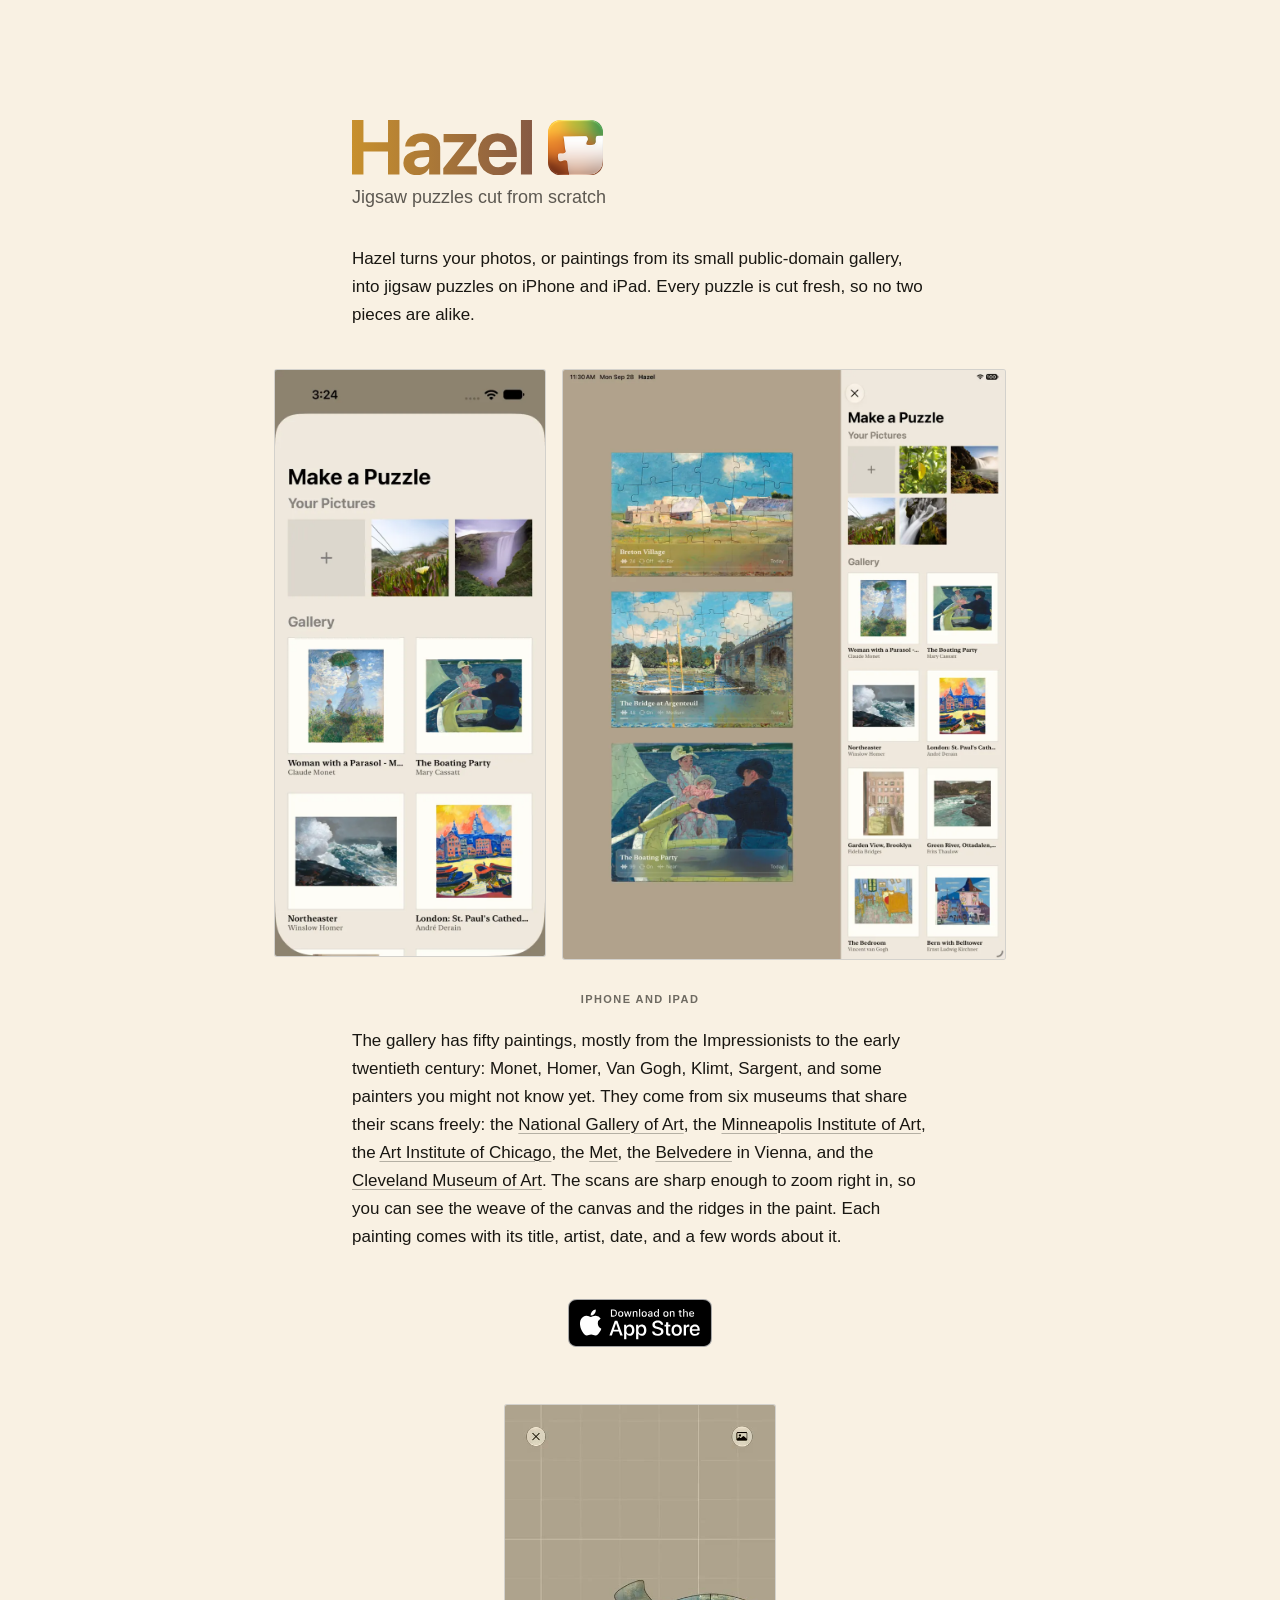
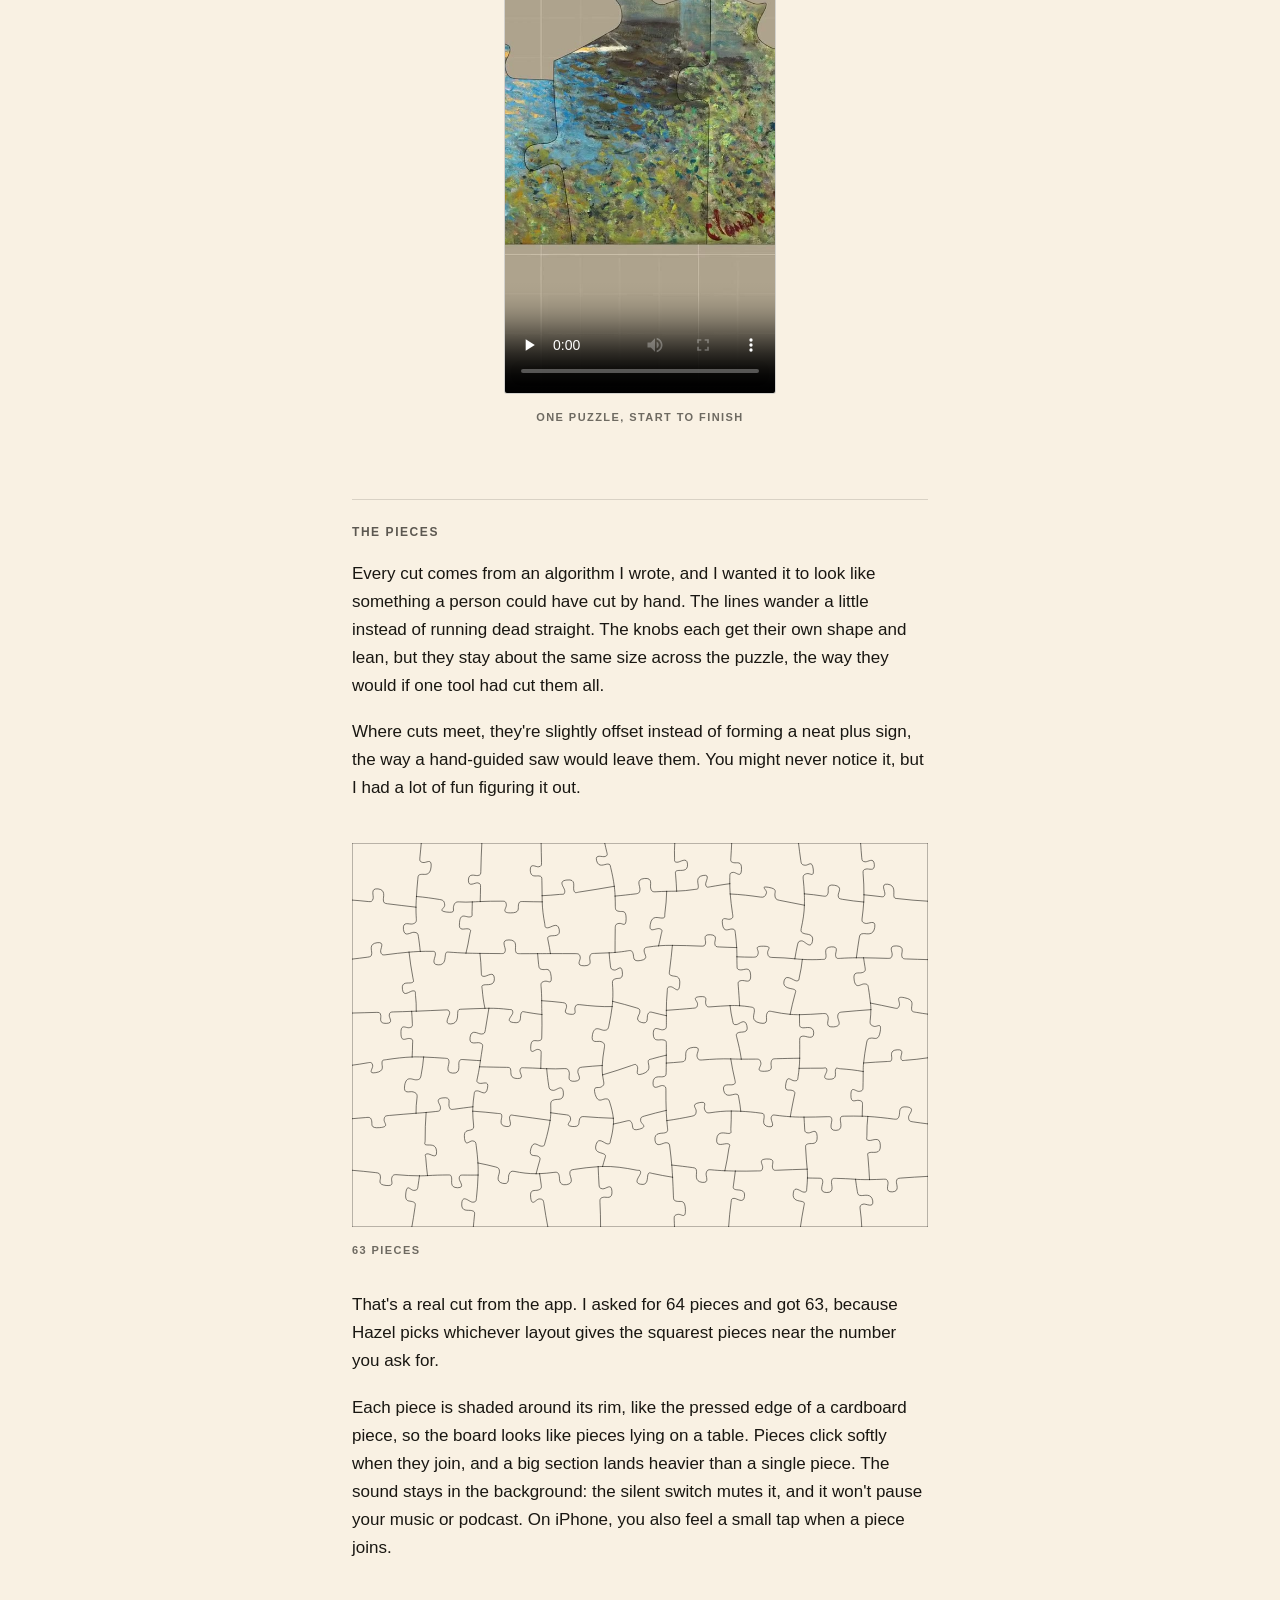
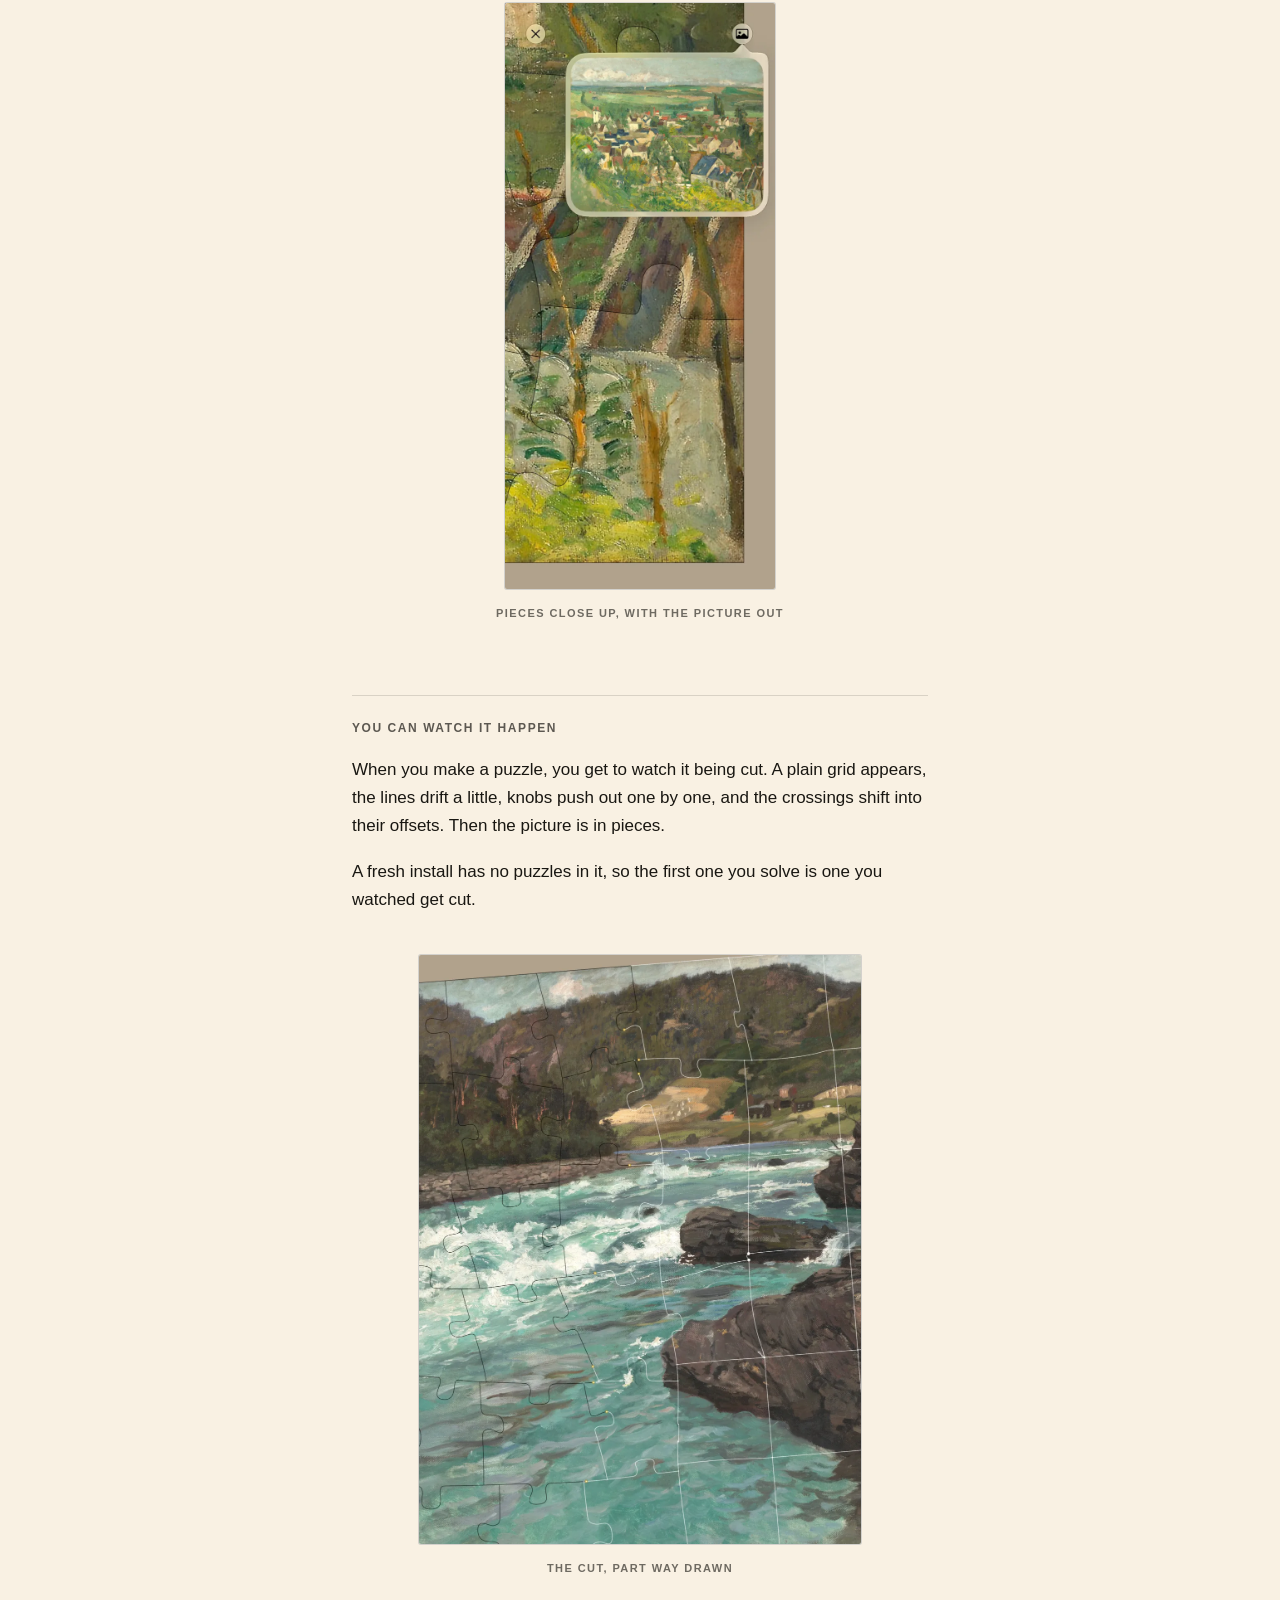
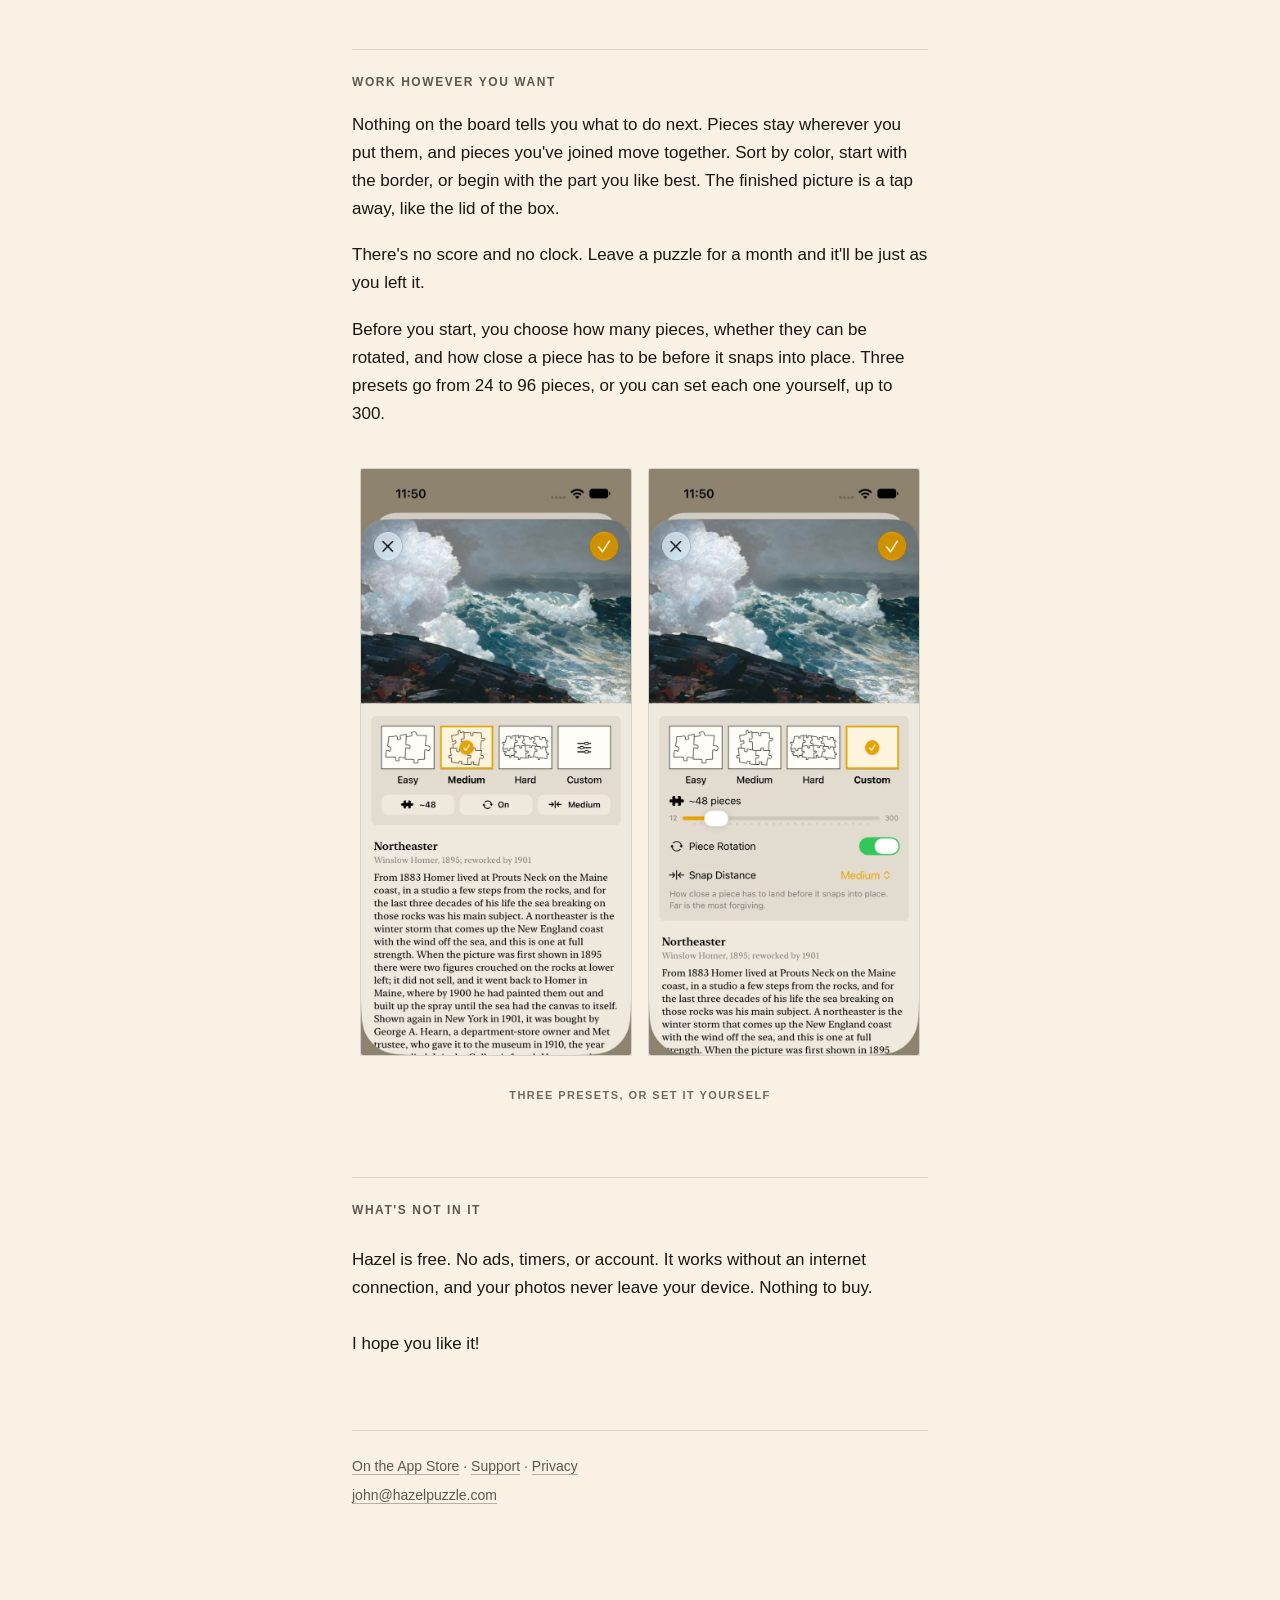
<file: index.html>
<!doctype html>
<html lang="en">
<head>
<meta charset="utf-8">
<meta name="viewport" content="width=device-width, initial-scale=1">
<meta name="color-scheme" content="light dark">
<title>Hazel — Jigsaw puzzles cut from scratch</title>
<meta name="description" content="Hazel turns your photos, or paintings from its small public-domain gallery, into jigsaw puzzles on iPhone and iPad. Every puzzle is cut fresh, so no two pieces are alike. It's free, with no ads, timers, or account.">
<meta property="og:type" content="website">
<meta property="og:url" content="https://hazelpuzzle.com/">
<meta property="og:title" content="Hazel — Jigsaw puzzles cut from scratch">
<meta property="og:description" content="Hazel turns your photos, or paintings from its small public-domain gallery, into jigsaw puzzles on iPhone and iPad. Every puzzle is cut fresh, so no two pieces are alike. It's free, with no ads, timers, or account.">
<meta property="og:image" content="https://hazelpuzzle.com/assets/og.png">
<meta property="og:image:width" content="1200">
<meta property="og:image:height" content="630">
<meta name="twitter:card" content="summary_large_image">
<link rel="icon" href="assets/favicon.png" sizes="32x32">
<link rel="apple-touch-icon" href="assets/apple-touch-icon.png">
<meta name="apple-itunes-app" content="app-id=6802787791">
<link rel="stylesheet" href="assets/site.css">
</head>
<body>
<main class="page">

  <h1 class="wordmark">
    <svg xmlns="http://www.w3.org/2000/svg" viewBox="0 0 116.44 35.86" aria-hidden="true" focusable="false"><defs><linearGradient id="wordmark-ink"><stop offset="0" style="stop-color: var(--wordmark-ink-start)"/><stop offset="1" style="stop-color: var(--wordmark-ink-end)"/></linearGradient></defs><path d="M0 35.32L0 0L7.39 0L7.39 14.36L23.3 14.36L23.3 0L30.7 0L30.7 35.32L23.3 35.32L23.3 20.45L7.39 20.45L7.39 35.32ZM42.03 35.74Q39.41 35.74 37.42 34.72Q35.43 33.71 34.32 31.91Q33.21 30.12 33.21 27.81L33.21 27.77Q33.21 25.37 34.41 23.67Q35.61 21.97 37.89 20.98Q40.17 20 43.43 19.79L53.66 19.15L53.66 23.6L44.5 24.2Q42.43 24.32 41.36 25.16Q40.28 26.01 40.28 27.4L40.28 27.44Q40.28 28.88 41.39 29.7Q42.5 30.52 44.34 30.52Q45.95 30.52 47.2 29.9Q48.46 29.28 49.18 28.19Q49.91 27.1 49.91 25.74L49.91 17.78Q49.91 16.03 48.81 15.02Q47.7 14.01 45.59 14.01Q43.6 14.01 42.42 14.84Q41.24 15.67 40.97 16.94L40.92 17.17L34.38 17.17L34.41 16.88Q34.61 14.44 36.02 12.56Q37.43 10.68 39.93 9.61Q42.43 8.54 45.9 8.54Q49.29 8.54 51.79 9.64Q54.29 10.73 55.68 12.71Q57.06 14.69 57.06 17.33L57.06 35.32L49.91 35.32L49.91 31.42L49.77 31.42Q49.02 32.75 47.86 33.73Q46.71 34.7 45.23 35.22Q43.76 35.74 42.03 35.74ZM59.04 35.32L59.04 31.26L72.23 14.6L72.23 14.47L59.25 14.47L59.25 9.08L80.41 9.08L80.41 13.61L68.01 29.8L68.01 29.94L80.71 29.94L80.71 35.32ZM94.43 35.86Q90.42 35.86 87.52 34.21Q84.63 32.56 83.07 29.5Q81.52 26.44 81.52 22.25L81.52 22.23Q81.52 18.05 83.07 14.98Q84.63 11.91 87.46 10.23Q90.29 8.54 94.14 8.54Q97.98 8.54 100.78 10.18Q103.59 11.81 105.11 14.77Q106.63 17.73 106.63 21.7L106.63 23.9L85.03 23.9L85.03 19.4L103.26 19.4L99.87 23.61L99.87 20.86Q99.87 18.55 99.16 17Q98.45 15.45 97.18 14.66Q95.92 13.88 94.26 13.88Q92.6 13.88 91.31 14.69Q90.03 15.49 89.3 17.06Q88.57 18.62 88.57 20.86L88.57 23.63Q88.57 25.8 89.3 27.34Q90.03 28.88 91.37 29.7Q92.72 30.52 94.58 30.52Q96.05 30.52 97.12 30.07Q98.2 29.61 98.88 28.9Q99.56 28.19 99.8 27.44L99.85 27.29L106.41 27.29L106.35 27.57Q106.05 29.02 105.2 30.48Q104.34 31.94 102.89 33.17Q101.43 34.39 99.33 35.13Q97.23 35.86 94.43 35.86ZM109.29 35.32L109.29 0L116.44 0L116.44 35.32Z" fill="url(#wordmark-ink)"/></svg>
    <img class="icon" src="assets/apple-touch-icon.png" width="180" height="180" alt="">
    <span class="visually-hidden">Hazel</span>
  </h1>
  <p class="subtitle">Jigsaw puzzles cut from scratch</p>

  <p>Hazel turns your photos, or paintings from its small public-domain gallery, into jigsaw puzzles on iPhone and iPad. Every puzzle is cut fresh, so no two pieces are alike.</p>

  <figure class="shots devices wide">
    <picture>
      <source srcset="assets/home-iphone.webp" type="image/webp">
      <img src="assets/home-iphone.jpg" width="660" height="1433" loading="lazy" decoding="async" alt="Make a Puzzle on iPhone: your own pictures in a row at the top, then the gallery two across, each painting with its title and artist.">
    </picture>
    <picture>
      <source srcset="assets/home-ipad.webp" type="image/webp">
      <img src="assets/home-ipad.jpg" width="1064" height="1419" loading="lazy" decoding="async" alt="Home on iPad: puzzles in progress down the left, and Make a Puzzle open beside them with your pictures and the gallery.">
    </picture>
    <figcaption>iPhone and iPad</figcaption>
  </figure>

  <p>The gallery has fifty paintings, mostly from the Impressionists to the early twentieth century: Monet, Homer, Van Gogh, Klimt, Sargent, and some painters you might not know yet. They come from six museums that share their scans freely: the <a href="https://www.nga.gov/artworks/free-images-and-open-access">National Gallery of Art</a>, the <a href="https://collections.artsmia.org/">Minneapolis Institute of Art</a>, the <a href="https://www.artic.edu/open-access">Art Institute of Chicago</a>, the <a href="https://www.metmuseum.org/hubs/open-access">Met</a>, the <a href="https://www.belvedere.at/en">Belvedere</a> in Vienna, and the <a href="https://www.clevelandart.org/open-access">Cleveland Museum of Art</a>. The scans are sharp enough to zoom right in, so you can see the weave of the canvas and the ridges in the paint. Each painting comes with its title, artist, date, and a few words about it.</p>

  <!-- App Store link, 1 of 2. Apple's own badge, unmodified, black on light
       and white on dark. The footer one is the same href as a plain link, a
       way back to this rather than a second ask. -->
  <p class="action"><a class="badge" href="https://apps.apple.com/us/app/hazel-jigsaw-puzzles/id6802787791"><picture>
    <source srcset="assets/app-store-white.svg" media="(prefers-color-scheme: dark)">
    <img src="assets/app-store-black.svg" width="144" height="48" alt="Download on the App Store">
  </picture></a></p>

  <!-- The whole thing, start to finish: picking a painting, watching the cut,
       and solving it, with the app's sound. Nothing preloads until it's asked
       for, so a visit that never presses play costs one poster frame. Local
       file, like everything else here. -->
  <figure class="clip">
    <video src="assets/hazel.mp4" poster="assets/hazel-poster.jpg" width="496" height="1080" controls playsinline preload="none">
      A screen recording of Hazel: a painting is chosen from the gallery, the cut is drawn across it, and the puzzle is solved a piece at a time, with the sound of the pieces joining.
    </video>
    <figcaption>One puzzle, start to finish</figcaption>
  </figure>

  <section>
    <h2>The pieces</h2>

    <p>Every cut comes from an algorithm I wrote, and I wanted it to look like something a person could have cut by hand. The lines wander a little instead of running dead straight. The knobs each get their own shape and lean, but they stay about the same size across the puzzle, the way they would if one tool had cut them all.</p>

    <p>Where cuts meet, they're slightly offset instead of forming a neat plus sign, the way a hand-guided saw would leave them. You might never notice it, but I had a lot of fun figuring it out.</p>

    <figure class="cut">
      <svg xmlns="http://www.w3.org/2000/svg" viewBox="0 0 1200 800" fill="none" stroke="currentColor" stroke-width="1.94" stroke-linecap="round" stroke-linejoin="round" role="img" aria-label="A generated cut: 63 pieces, no two alike."><path d="M0 0L144.3 0M144.3 0L270.5 0M270.5 0L394 0M394 0L526.5 0M526.5 0L672.4 0M672.4 0L791 0M791 0L930.2 0M930.2 0L1059.6 0M1059.6 0L1200 0M0 118.9C11.3 119.7 22.5 120.8 33.8 122C40.1 122.6 42.2 122.1 44 116C45.8 109.9 37.3 93.7 54.2 95.6C71.1 97.6 64.9 112.3 65.3 118.6C65.7 125 67.7 125.8 74 126.6C93.8 129 113.5 131.5 133.3 133.7M134.3 111.4C151.6 112.8 167.4 115.3 182.6 117.7C190.4 118.9 192.5 121.2 193.1 129C193.7 136.8 177 140.9 197.4 143.9C217.5 146.1 209.5 139.7 211.6 132.1C213.7 124.6 216 122.2 223.9 122.7C232.6 123.3 241.4 123.4 250.6 122.8M267.1 122C281.4 121.3 295.7 121.1 310.1 121.2C317.8 121.3 320.2 120.4 321.5 128C322.9 135.6 309.4 145.4 329.9 145.6C350.6 146 345.5 136.5 346.8 128.9C348.2 121.3 350.8 121.9 358.5 122C371 122.3 383.6 122.5 396.3 122.6M396.1 109.8C408.3 109.2 420.4 108.3 432.5 107.1C440.2 106.4 443 108.4 443.3 100.6C443.7 92.9 427.1 79.3 447.7 77.1C468.3 74.4 459.9 91.1 462.2 98.5C464.5 105.9 466.7 103.1 474.4 102C498.4 98.5 522.4 94.3 546.4 90.2M548.1 110.6C562.8 109.3 576.6 107.6 590 106.1C597.2 105.2 599.3 104.1 599.9 96.8C600.5 89.6 590.2 76 609.1 73.9C627.9 72.1 620.3 87.1 622.2 94.1C624.1 101.1 626.3 102.1 633.5 101.6C640.8 101.1 648.1 100.8 655.6 100.7M676.4 100.3C688.6 100 700.6 98.7 712.8 96.9C719.2 96 721.2 97.3 721.5 90.8C721.7 84.4 714.8 70.4 731.5 67.6C748.7 64.6 734.9 81.4 736.9 87.5C738.9 93.6 740.8 92.2 747.2 91.1C759.9 88.9 773.1 86.6 787.1 84.8M787.9 106.2C809 107.2 830.1 109.6 851.2 112.7C858.3 113.8 861.1 111.3 863.4 104.4C865.7 97.6 848.5 89.3 867.5 92.3C886.6 95.6 880.9 100.8 881 108C881.2 115.2 883.2 118.1 890.3 119.4C907.7 122.7 925.1 126.2 942.5 129.6M942.4 105.9C955.1 106.8 967.8 108.5 980.4 110.4C987.2 111.5 989.6 111.3 991.7 104.7C993.8 98.2 986.9 85 1005.1 88C1023.4 91.1 1012.7 102.3 1012.9 109.2C1013.2 116 1015.5 116.2 1022.2 117.4C1036.9 119.7 1051.5 121.9 1066.1 123M1066.6 107.9C1077.8 109 1089.1 110.3 1100.3 111.6C1106.4 112.3 1108.4 113 1110.1 107.1C1111.7 101.2 1099.7 84 1116.1 85.9C1132.5 87.8 1128.3 103.5 1128.8 109.7C1129.3 115.8 1131.4 115.3 1137.5 115.9C1158.3 118.3 1179.1 120.3 1200 121.3M0 241.9C10.5 240.7 21.2 239.3 32 237.9C38.5 237 40.8 236.5 41.1 230C41.5 223.4 34.5 210.1 52.3 207.7C70.1 205.3 57.9 220.9 59.8 227.2C61.8 233.5 64.1 233.6 70.6 232.8C87.1 230.6 103.3 228.7 118.8 227.4M142.2 225.9C150.1 225.6 157.6 225.6 164.7 225.7C171 225.8 173 224.7 173.8 230.9C174.7 237.2 163.1 253.3 179.5 253.9C195.6 254.7 193.4 238.5 194.7 232.4C196 226.2 197.6 227.1 203.9 227.5C214.5 228.2 225.5 228.9 237.5 229.4M266.6 230C280.1 230.1 294.3 230.3 309 230.4C315.8 230.4 318.1 230.7 319.4 224C320.6 217.2 308.6 201.8 327.1 201.9C345.8 202 339.5 217.3 340.6 224C341.8 230.8 344.3 230.5 351.1 230.6C363.1 230.6 375 230.6 386.7 230.5M413.4 230.4C430.3 230.4 447.7 230.5 464.8 230.5C471.7 230.4 474.2 231.2 475.5 237.9C476.7 244.7 464.9 255.9 483.7 255.8C502.2 255.5 494.2 244.6 495.3 237.8C496.4 231 498.5 230.1 505.4 230C515.9 229.7 526.1 229.4 535.7 228.8M548 228C557.4 227.2 565.9 226.1 574 224.7C581.2 223.5 583.3 223.6 585.6 230.5C588 237.4 583.4 248.2 601.6 244.7C619.9 241.4 608.5 232.2 608.6 224.9C608.8 217.7 610.9 217.8 618 216.7C624.6 215.7 631.5 214.8 638.8 214.2M667.5 213.3C686.7 213.3 706.4 214 727 214.9C733.3 215.1 735.3 214.8 736.6 208.6C737.9 202.5 729.4 190.3 746.3 191.1C763.6 191.8 754.9 203.5 755.8 209.8C756.6 216 759 216.3 765.3 216.6C777 217.1 789 217.6 801.4 217.9M801.9 237.1C812.9 237.6 823.5 237.8 833.9 237.9C841.8 238 844.6 237.5 846.2 229.8C847.9 222.1 835.7 214.8 857 215C877.7 215.3 864.8 221.6 865.9 229.4C867 237.2 869.2 238.3 877.1 238.5C892.5 238.8 907.5 239.6 922.6 241.2M938.2 242.5C952.2 243.3 965.2 243.2 978.1 242.6C984.7 242.3 986.5 243.4 987.5 236.8C988.4 230.2 981.5 217.4 998.6 216.4C1016 215.3 1006.1 228.1 1007.5 234.7C1008.8 241.2 1010.9 240.7 1017.5 240.3C1028 239.7 1039 239.2 1050.7 239.1M1065.8 239.2C1081.4 239.4 1098 239.8 1114.9 240.3C1121.7 240.5 1124 240.3 1125.3 233.7C1126.7 227.1 1115.9 213.8 1134.2 214.4C1152.6 215 1144.4 227.8 1145.3 234.5C1146.3 241.1 1148.8 241.4 1155.5 241.6C1170.5 242.1 1185.4 242.6 1200 243M0 354.3C17.1 353.8 33.8 353.4 50.5 352.9C56.7 352.8 58.6 352.8 59.9 358.9C61.1 365 54.8 376.2 71.3 375.8C87.9 375.3 76.7 364.6 77.6 358.4C78.5 352.3 80.6 352.1 86.8 351.9C99 351.6 111.4 351.2 124.3 350.7M133.9 350.4C152.6 349.7 173.1 348.7 193.7 347.8C199.8 347.5 202.1 347.2 203.4 353.1C204.7 359 189.1 377.7 205.8 377C222.5 376.2 219.5 358.2 220.3 352.2C221.1 346.3 223.3 346.4 229.3 346.2C246.1 345.5 262.3 344.9 277 344.5M285.2 344.3C299.5 344.1 312.5 345.1 325 346.6C332.2 347.5 334.5 345.6 335 352.8C335.4 360.1 317.4 371.4 336.2 374C354.7 377 349.7 363.6 351.8 356.6C353.9 349.6 355.7 351.3 362.9 352.5C373.4 354.3 384.1 356 395.6 357.3M395.2 328.5C409.5 329.3 423.9 330.8 438.2 332.4C444.4 333.2 446.4 334 447 340.2C447.6 346.4 437.3 354.7 453.9 356.7C470.5 358.7 462.9 349.3 464.5 343.3C466.1 337.3 468.2 336.1 474.4 336.8C497 339.4 519.5 341.5 542 340.8M543 329.9C559.5 333.8 576 338.6 592.4 343.4C598.4 345.1 600.2 346.1 599.7 352.2C599.2 358.4 587.3 369.3 603.2 373.9C619.2 378.3 613.6 362.9 616.2 357.3C618.8 351.7 620.9 351.5 626.9 353.1C636.3 355.5 645.6 357.8 655 359.8M654.9 348.6C674 347.3 692.2 345.8 709.9 344.3C717 343.7 719.2 343.2 719.9 336.1C720.6 329.1 706.2 321.7 724.9 320.1C743.4 318.7 735.1 327.7 736.9 334.6C738.6 341.5 740.7 341.8 747.8 341.3C761 340.3 774.2 339.4 787.6 338.8M807.5 339C814.4 339.4 821.3 340.3 828 341.3C835.7 342.6 838.3 341.9 838.3 349.7C838.4 357.6 829.6 370.8 849.9 375C870.1 379.4 861.3 364.1 863.9 356.8C866.6 349.4 869 349.8 876.6 351.4C888.4 353.8 900.3 355.9 912.8 357M932.2 357.7C947.8 357.4 964 356.6 980.4 355.4C987.8 354.9 990.2 355.8 992 363C993.8 370.2 983.6 384.6 1003.4 383.1C1023.5 381.4 1011.1 368.4 1011.9 361C1012.6 353.6 1015.2 352.6 1022.6 352C1041.9 350.3 1061.4 348.5 1081 347.2M1080.2 333.5C1095.9 336.5 1111.5 339.9 1127.2 343.2C1134.9 344.9 1137.4 346.2 1140.2 338.8C1143.1 331.3 1130.1 317.9 1151 322.3C1171.9 326.4 1165.9 336.2 1165.8 344.1C1165.7 352.1 1168.4 351.6 1176.2 352.9C1184.1 354.3 1192.1 355.6 1200 356.6M0 463C10.6 461.6 21.2 459.9 31.7 458.1C38.6 457 40.8 455.8 43 462.5C45.1 469.2 31 481.6 49.6 478.4C68.3 475.3 62.2 465.3 62.5 458.3C62.7 451.2 65.2 452.4 72.2 451.3C89.8 448.6 107.4 446.4 125.3 445.8M149.3 445.9C164.3 446.5 178.5 447.4 193 448.4C199.7 448.9 201.4 448.8 202.1 455.4C202.9 462 192.7 478.2 209.7 479.4C227.4 480.7 221.3 463.5 222.8 457.1C224.4 450.6 226.7 450.8 233.3 451.3C244.1 452 255.4 452.8 267.6 453.5M265.7 466.3C284.9 466.8 303.6 467.1 321.7 467.4C327.8 467.5 329.8 467.2 330.7 473.2C331.6 479.3 328.4 490.4 344.6 490.7C360.6 491.1 348.8 479.5 350 473.5C351.3 467.5 353 468.1 359.1 468.3C370.7 468.6 382 469 393.3 469.6M405.6 470.2C418.2 470.8 430.2 470.6 442 470C448.8 469.6 451 471.3 452.6 478C454.2 484.6 446.4 497.7 464.3 496.4C482.1 494.8 469.7 482.6 470.5 475.8C471.3 469.1 473.2 467.6 480 466.9C493.5 465.6 507.1 464.3 521.3 463.5M522 483.1C542.3 477.4 562.4 470.4 582.7 463.5C589.3 461.2 591.3 459.3 594.5 465.6C597.7 471.9 587.1 487.1 605.1 481C623.2 475.2 618.2 464.7 617.3 457.7C616.5 450.7 619.1 451.5 625.9 449.5C635.5 446.7 645.2 444.2 654.8 442.1M654.8 458.5C665 457.9 674.9 457.1 684.7 456.2C691.8 455.6 694.3 454.7 695.1 447.6C695.9 440.5 691.8 427.6 711 425.8C729.9 424.1 717.1 437.4 718.8 444.4C720.5 451.3 722.8 452.6 729.9 452C749.8 450.3 769.4 449.2 789.1 449.8M811 450.3C821 450.3 830.7 450.3 840.2 450.2C848.1 450.1 850.3 450.5 851.8 458.2C853.3 466 838.7 475.9 859.2 475.6C879.8 475.2 871.8 465.5 873.1 457.7C874.3 449.9 876.6 449.5 884.5 449.4C899.8 449 915.6 448.6 932.7 448.4M931.5 469.4C947.4 469.3 963.3 469 979.2 469.1C986 469.2 988.4 466.2 989.3 473C990.1 479.8 975.8 491.9 994.1 492.2C1012.4 492.9 1005.7 479.7 1007.2 473.1C1008.7 466.4 1010.8 469.9 1017.6 470.4C1033.4 471.4 1049.2 473.1 1065 476.1M1065.8 458.3C1082.4 457 1098.9 456.1 1115.5 455.2C1121.8 454.8 1123.9 455.7 1124.5 449.4C1125 443.2 1119.1 431.9 1135.9 430.8C1152.6 429.6 1142 442.6 1143.6 448.6C1145.2 454.7 1147.1 453.2 1153.3 452.7C1168.9 451.5 1184.4 449.9 1200 447.5M0 574.4C9.3 573.6 18.8 572.8 28.4 572C36.1 571.3 39 571 40.9 578.5C42.9 585.9 36.6 594.9 57.8 593C79 591.1 66.2 583.8 66.9 576.1C67.6 568.4 70.3 568.3 78.1 567.6C97.3 565.9 116.1 564.3 133.4 563M154.4 561.4C161.4 560.8 168 560.1 174.5 559.4C181.9 558.6 183.9 558.9 184.3 551.4C184.7 544 170.6 533.2 189.5 531C208.4 528.5 200.1 541.8 202.3 548.9C204.4 556 206.4 555.4 213.8 554.5C225.6 552.9 237.9 551.2 251.8 549.6M251.5 558.7C268.9 559.8 286.2 561.5 303.4 563.4C309.6 564.1 311.7 562.8 312.1 569C312.4 575.1 304.7 588.6 321 590.6C337.4 592.7 326.5 576.9 328.3 571C330 565.1 331.9 566.8 338 567.6C362.9 570.9 387.8 574.5 412.8 577.9M414.1 562C425 563.6 435.9 565.1 446.8 566.3C453 567.1 454.9 568.9 455.5 575.2C456 581.4 442 588.7 458.7 590.6C475.5 592.2 472 583.3 473.6 577.3C475.2 571.2 477.4 569.5 483.7 570C503.9 571.7 524.2 572.8 544.5 573.5M544.6 585.5C553.5 583.7 562.3 581.6 571.1 579.4C577.9 577.6 580.3 577.6 583.2 584C586.1 590.4 580.8 601 599 596.1C617.3 590.9 601.9 585.5 601.3 578.5C600.8 571.5 603 570.6 609.8 568.7C624.7 564.5 639.6 560.4 654.6 557.1M655.9 578.4C674.2 575.9 691.4 572.5 708.1 569.2C714.9 567.8 716.9 565.6 717.1 558.6C717.3 551.7 705.4 544.5 723.7 540.9C741.5 537.7 732.2 547.7 734.4 554.3C736.6 560.9 738.9 563.2 745.8 562.1C760.7 559.8 775.4 558.2 790.2 558.4M810 558.9C824.7 559.5 837.7 560.9 850.4 562.6C856.6 563.4 858.3 563.2 858.7 569.4C859.1 575.7 852.3 588.8 868.1 591C884.2 593.2 871.6 578.2 873.3 572.2C875.1 566.2 876.8 566.3 883 567.1C892.5 568.4 902.4 569.5 913.1 570.2M941.7 571.1C957.1 571.2 973.5 570.7 990 570.2C996.2 570 998.4 569.6 999.6 575.6C1000.7 581.6 991.2 599.3 1008.1 598.7C1024.8 598.3 1016.4 580.8 1017.4 574.7C1018.3 568.7 1020.5 569.2 1026.6 569.1C1039.1 568.9 1051.4 568.8 1063 569.2M1074.6 569.7C1093.3 570.8 1111 572.8 1128.2 575.1C1135.5 576.1 1137.8 575.3 1140 568.2C1142.1 561.2 1137.3 547.2 1156.4 549.9C1175.4 552.7 1159.2 564.4 1159.5 571.7C1159.9 579.1 1162 580 1169.2 581C1179.4 582.5 1189.6 584 1200 585.2M0 681.8C16.1 683.1 32.7 684.9 49.3 686.7C56.2 687.4 58.7 688.7 59.3 695.6C60 702.5 52.1 711.5 71 713.5C89.8 715.3 80.9 705.2 82.7 698.5C84.4 691.8 86.9 690.5 93.8 691.1C110 692.5 125.8 693.4 140.6 693.4M157.3 692.9C171.9 692 185.1 691.7 198 691.6C204.7 691.6 206.3 690.9 207.5 697.4C208.8 703.9 203 718.1 219.9 718.2C237.4 718.4 222.3 704.5 223.3 697.9C224.4 691.4 226.4 691.8 233.1 691.8C242.4 691.9 252.1 691.9 262.7 691.8M262.4 666.6C275.1 668.9 287.4 671.9 299.6 675C305.6 676.5 307.3 678.9 307.2 685.1C307.1 691.3 297.7 705 313.8 709C329.9 712.7 324.6 697.1 326.8 691.3C329 685.5 331.5 682.8 337.5 684C352.6 687.1 367.9 689.2 383.6 689M390.8 688.9C400.7 688.5 410.7 687.5 420.7 686.2C427.4 685.4 429.5 686 431.5 692.4C433.4 698.9 429.1 714.3 446.8 711.8C464.7 709 453.4 694.9 453.8 688.1C454.2 681.4 456.4 681 463.1 680C479.3 677.6 495.8 675.3 512.8 674.3M522.1 673.9C544.8 673.1 568.4 676.7 592.4 681.5C598.5 682.7 601.1 680.4 601.3 686.6C601.4 692.8 584.4 707.6 601.1 710.9C617.8 714.5 614.5 697 616.5 691.1C618.5 685.2 620.5 687.3 626.6 688.6C640.3 691.5 654.1 694.2 667.9 696.3M666.2 671C681.9 672.6 695.8 674.4 709.3 676.2C715.7 677 717.4 678 717.8 684.5C718.3 691 713 704.9 729.5 707C746.1 708.8 736.1 693.7 737.9 687.4C739.7 681.2 741.6 680.2 748 680.8C757.2 681.7 766.7 682.4 776.8 682.8M798.6 683.5C813.5 683.8 828.9 683.6 844.7 683.2C852.1 683 854.4 683.9 855.5 676.6C856.6 669.3 844.5 658.9 864 658.3C883.9 657.5 874.4 668.3 875.9 675.5C877.3 682.8 879.9 682 887.2 681.7C907.3 680.9 927.7 680 948.3 679.5M948.9 697.9C956.5 698.1 963.7 698.2 970.6 698.3C977.5 698.4 979.7 698.1 980.7 704.9C981.7 711.7 971 728 989.1 728.2C1006.7 728.4 997.6 711.4 999 704.7C1000.4 697.9 1002.2 698.6 1009 698.7C1021.8 699 1034.7 699.5 1049 700.6M1078.2 701.3C1087.6 701.2 1097.3 700.9 1107.2 700.4C1113.2 700.1 1115.2 700.7 1116.6 706.6C1118 712.4 1109.5 727.8 1125.6 726.8C1142 725.7 1133.5 711.2 1134.2 705.3C1134.9 699.3 1137 698.6 1143 698.1C1162.2 696.8 1181.5 695.3 1200 694.5M0 800L124.7 800M124.7 800L252.8 800M252.8 800L408 800M408 800L517.9 800M517.9 800L671.9 800M671.9 800L784.6 800M784.6 800L934.2 800M934.2 800L1062 800M1062 800L1200 800M0 0L0 118.9M144.3 0C143.5 9.5 142.6 19.2 141.6 29C140.9 36.2 140.5 38.7 147.4 40.6C154.3 42.5 166.7 30.2 164.8 49.8C162.8 69.3 151.8 64.7 144.7 65.3C137.6 65.9 137.7 68.4 137.1 75.6C135.9 87.9 134.9 100 134.3 111.4M270.5 0C269.4 19.7 268.9 39.4 268.4 59.1C268.3 65 267.9 66.9 262 67.8C256.1 68.7 242.8 61.5 242.5 77.4C242.2 93.3 256.1 81.9 261.9 83.1C267.7 84.3 267.9 86.3 267.8 92.2C267.6 102.1 267.4 112 267.1 122M394 0C394.3 13.4 394.5 26.8 394.8 40.3C394.9 46.3 395 48.3 389.1 49.5C383.1 50.7 371.1 40.3 371.4 56.6C371.7 72.8 383.5 67.7 389.5 68.6C395.5 69.5 395.5 71.5 395.6 77.6C395.8 88.3 396 99.1 396.1 109.8M526.5 0C527.8 6.2 529.2 12.3 530.7 18.4C532.1 24.1 532.9 25.8 527.4 28.1C521.9 30.3 505.8 21.7 509.6 36.9C513.5 52.1 526.3 44.1 532.2 43.9C538.2 43.6 537.6 45.6 539 51.4C542 63.8 544.7 76.6 546.4 90.2M672.4 0C671.6 10.4 671.6 20.7 672 31C672.2 37.2 670.6 39.3 676.8 40.1C682.9 41 698.2 27.5 699 44.1C700.2 60.7 684.6 56.1 678.5 57.4C672.5 58.8 673.8 60.7 674.2 66.9C675.1 78.1 676 89.2 676.4 100.3M791 0C790.6 10.4 790 20.4 789.3 30.3C788.8 37.4 788.2 39.4 795.1 41C802 42.5 812.5 36.6 811.4 55.2C810.7 74.4 800.8 60.3 793.7 61.2C786.7 62.1 787.3 64.7 787.1 71.8C787 76 787 80.4 787.1 84.8M930.2 0C931.6 12.4 933.3 24.4 935 36.5C936 43.7 937.1 45.8 944.4 46.3C951.7 46.7 958.2 35.1 960.9 54.2C963.2 73.5 954.2 61.8 947.2 63.9C940.2 66 939.3 68.5 940.1 75.7C941.1 85.6 942 95.6 942.4 105.9M1059.6 0C1060.2 10.4 1061.1 20.6 1062 30.8C1062.5 36.7 1063.2 38.5 1069.1 39.2C1075 39.8 1086.8 29 1088.2 44.6C1089.5 60.3 1076.7 52.8 1070.9 54.2C1065.2 55.6 1064.3 57.5 1064.8 63.4C1065.9 78 1066.7 92.7 1066.6 107.9M1200 0L1200 121.3M0 118.9L0 241.9M133.3 133.7C133.2 142.1 133.5 149.9 134 157.3C134.5 164.3 133.1 166.7 126.3 168.6C119.5 170.4 105.2 161.7 107.1 180C109.5 197.8 122.1 185.4 129.1 186C136.1 186.5 137.5 188.2 138.4 195.2C139.8 205 141.2 215.1 142.2 225.9M250.6 122.8C250.6 129.6 250.4 136.4 250.1 143.1C249.8 150.9 252.2 153.7 244.4 154.1C236.6 154.5 225.7 145 224 165.8C221.3 186.5 235 176.8 242.5 179C250 181.3 246.4 183.5 245.2 191.2C243.2 203.9 240.6 216.6 237.5 229.4M396.3 122.6C396.6 138 398.7 153 401.5 168.1C402.6 174.4 401.2 176.6 407.6 176.7C414 176.8 428.4 163.3 431.7 179.9C435.2 196.8 418.3 191.8 412.3 193.9C406.2 195.9 407.5 198 408.7 204.2C410.5 212.8 412.1 221.5 413.4 230.4M548.1 110.6C548.4 117.6 548.6 124.6 548.6 131.8C548.7 139.1 549.4 141.2 556.6 142.4C563.8 143.7 571.1 138.7 571.1 157.8C570.9 177.4 563.5 166.2 556.2 167.5C549 168.7 548.5 171.2 548.4 178.5C548.2 194.6 547.9 211.1 548 228M655.6 100.7C655.3 115.6 654 130.7 651.9 145.7C650.9 153.3 653.5 156.2 645.8 156.4C638.2 156.6 624.9 149 621.5 169.3C617.5 189.6 633.7 176.2 641 178.6C648.2 181.1 645.6 183.3 644 190.8C642.4 198.6 640.6 206.4 638.8 214.2M787.9 106.2C788.9 119.2 790.8 133.1 792.8 147.3C793.8 154.2 794.4 156.6 787.7 158.7C781.1 160.7 769 150.1 771.8 169C774.4 188 784.4 178.9 791.4 179.2C798.3 179.6 797.9 182.2 798.8 189.1C800 198.9 800.9 208.6 801.4 217.9M942.5 129.6C942.2 146.2 939.4 161.9 935.9 178.2C934.5 184.4 935.8 186.4 941.7 188.6C947.7 190.8 963 188.7 959.2 205.1C955.3 222.3 943.3 203.9 937 203.9C930.7 203.9 929.5 206.1 928.1 212.3C926.1 221.5 924.2 231.1 922.6 241.2M1066.1 123C1065.4 134.2 1064.3 145.2 1062.8 156.3C1061.9 163.1 1062.7 165.3 1069.3 167.4C1075.9 169.5 1091.6 157.7 1089.1 175.6C1086.4 193.8 1072.5 188.5 1065.6 188.8C1058.7 189.1 1057.7 191.3 1056.7 198.1C1054.6 211.4 1052.5 225 1050.7 239.1M1200 121.3L1200 243M0 241.9L0 354.3M118.8 227.4C120.5 245.3 123.8 263 126.9 280.8C128 287.3 130.3 289.2 124 291.1C117.7 293 102.2 287.6 105.1 305C107.3 322.4 120.8 307.7 127.3 308C133.9 308.4 131.6 310.8 132.3 317.3C133.5 328.3 134.2 339.3 133.9 350.4M266.6 230C268.2 243 268.8 256 269.4 269C269.7 275.2 268.7 277.3 275 277.9C281.2 278.4 295.8 265.4 296.6 282C297.5 298.7 280.9 294.1 274.8 295.7C268.8 297.3 270.8 299.2 271.3 305.4C272.4 318.4 274 331.5 277 344.5M386.7 230.5C387.3 238.5 388 246 388.8 253.1C389.6 260.5 390.3 263.1 397.7 263.7C405.1 264.4 412.6 258.5 414.9 278C416.8 296.8 408.7 286 401.4 288C394.2 289.9 393.2 291.8 393.9 299.2C394.7 308.7 395.2 318.2 395.2 328.5M535.7 228.8C536.3 238.3 537.3 247.2 538.4 255.9C539.1 262.3 540.4 264 546.8 264.7C553.2 265.3 561.1 251.8 563.2 268.4C565.1 284.8 556.4 281.1 550.2 282.6C544 284.2 542.1 286.1 542.6 292.5C543.6 304.3 544 316.5 543 329.9M667.5 213.3C666 230.3 663.9 247.4 661.8 264.1C660.9 271.8 659.4 274.6 666.8 276.6C674.2 278.7 685 275.2 682.6 296.1C680.6 316.3 671.2 298.9 663.5 299.5C655.9 300.1 657.4 302.6 656.7 310.3C655.5 323.8 654.7 336.7 654.9 348.6M801.9 237.1C801.8 242.8 801.9 248.2 802.1 253.6C802.3 261.4 801.6 263.5 809.3 264.4C817 265.3 829.5 255.4 830.5 275.2C832 295.2 818.5 284.9 810.9 286.6C803.4 288.4 804.2 290.5 804.8 298.3C805.7 310.9 806.7 324.2 807.5 339M938.2 242.5C937.1 254.8 934.8 267.1 932 279.3C930.7 285.2 932 287.5 926 287.3C919.9 287 903.9 271.5 900.1 287.3C896 303.1 914.9 302.6 920.5 304.9C926.1 307.2 924.5 309 922.9 314.8C919.2 328.9 915.5 342.9 912.8 357M1065.8 239.2C1066.7 245.5 1067.6 251.5 1068.6 257.4C1069.8 265.1 1070.4 267.5 1063 270C1055.5 272.5 1042.9 265.5 1046.2 285.6C1049.5 305.6 1059.4 293.5 1067.3 293.6C1075.1 293.8 1075 296.1 1076.2 303.8C1077.6 313.3 1079 323 1080.2 333.5M1200 243L1200 356.6M0 354.3L0 463M124.3 350.7C124.8 358.2 125.3 365.6 125.6 373C125.9 380.8 127.3 383.3 119.7 384.7C112 386.2 101.5 375.3 102 396.1C102.1 417 112.4 406 120.1 407.3C127.8 408.5 126.4 411.1 126.2 418.9C126.1 427.8 125.8 436.8 125.3 445.8M285.2 344.3C282.8 359.4 280.3 374.2 277.9 388.7C276.8 395.5 276.3 397.9 269.4 398C262.4 398.1 249 386.3 246 404.7C243.1 422.8 259.8 414.1 266.3 416.4C272.9 418.7 272.7 420.7 271.6 427.5C270.2 436.4 268.8 445 267.6 453.5M395.6 357.3C396 372.5 395.8 387.1 395.4 402C395.2 408.9 395.7 410.8 388.9 411.9C382.1 413 372.9 406.6 372.3 424.8C371.6 443.5 381.1 428.7 387.9 430.1C394.6 431.4 394.3 433.8 394 440.7C393.7 450 393.4 459.6 393.3 469.6M542 340.8C540.6 353 538.1 366.3 535.3 380C533.7 387.4 532.7 390.1 525.1 390.2C517.5 390.2 505.4 378.5 501 399.2C496.9 419.9 511.7 411.3 518.8 413.8C526 416.4 527 419.4 525.7 426.9C523.5 439.6 521.8 452 521.3 463.5M655 359.8C655 366.4 655 372.3 655 377.8C655 385.3 655.1 387.8 647.8 389.1C640.4 390.4 627.7 378.1 627.7 397.6C627.6 415.6 640.3 408.8 647.6 410.1C655 411.4 654.9 412.8 654.9 420.3C654.9 427 654.9 434.1 654.8 442.1M787.6 338.8C788.6 349.2 790.5 359.6 792.9 369.9C794.3 376.3 793.8 378.6 800.3 378.4C806.8 378.2 818.5 363.4 822.6 380.4C827 397.4 811.5 392.5 805.5 394.9C799.5 397.3 800.2 399.4 801.8 405.7C805.6 420.6 809.1 435.4 811 450.3M932.2 357.7C932.3 363.9 932.3 369.8 932.4 375.7C932.4 382 932.5 383.8 938.8 384.9C945 385.9 961.7 379.3 961.9 395.6C962.1 412 945.4 401.2 939.1 402.4C932.9 403.5 932.7 405.3 932.7 411.6C932.8 423.2 932.8 435.1 932.7 448.4M1081 347.2C1081 354.3 1080.4 361.8 1079.6 369.5C1078.7 376.9 1080.1 379.6 1087.2 381.9C1094.3 384.2 1103.4 371.9 1100.6 392.1C1097.1 412.6 1089.7 406.1 1082.2 406.4C1074.7 406.7 1073.3 409.4 1072 416.8C1069.4 431.2 1067 445.3 1065.8 458.3M1200 356.6L1200 447.5M0 463L0 574.4M149.3 445.9C148.4 458.2 146.4 470.5 144.1 482.9C142.7 490.6 141.5 493.1 133.7 493.4C125.9 493.7 113.8 483.6 109.8 504.4C106.3 525.2 119.9 516.2 127.3 518.5C134.8 520.9 136.5 523.8 135.4 531.5C134 542 133.2 552.5 133.4 563M265.7 466.3C264.4 474.4 262.9 482 261.3 489.4C259.9 496.3 258.6 498.1 265.2 500.5C271.9 502.8 286 493 282.3 510.8C279 528.8 268.2 516.4 261.2 516.4C254.1 516.5 255.3 518.8 254.2 525.8C253.1 533.3 252.2 541.2 251.8 549.6M405.6 470.2C406.6 482.9 408.2 494.4 409.8 505.8C410.8 512.8 412.2 514.7 419.3 515.3C426.4 515.8 437.9 501 440.3 519.2C442.1 537.7 428.7 532.9 421.9 534.8C415.1 536.6 413.7 539 414 546.1C414.2 551.3 414.3 556.5 414.1 562M522 483.1C522.5 487.2 523.2 491.3 524 495.4C525.4 502.5 525 505.6 518.3 508.6C511.7 511.5 501.3 504.1 506.6 523.7C512.6 542.7 520.4 533.6 527.7 533.1C534.9 532.6 535.4 535 537.5 542C540.8 552.7 543.5 563.2 544.5 573.5M654.8 458.5C654.7 464.7 654.6 471.1 654.5 477.7C654.4 484 654 485.9 647.8 487C641.6 488.1 627.4 483.1 627.1 500.1C627 517.3 641 504.2 647.2 505.3C653.4 506.4 654 508.7 654 515C653.9 529.2 654 543.5 654.6 557.1M789.1 449.8C791.2 464.2 794.3 478.6 797.6 493C798.9 499.1 799.8 501.1 794 503.3C788.1 505.5 770.6 499 774.3 515.4C777.8 531.9 792.8 523.3 799.1 523.2C805.3 523.1 804.7 525.3 805.9 531.5C807.6 540.6 809.1 549.7 810 558.9M931.5 469.4C931 475.1 930.3 480.8 929.4 486.4C928.3 493.7 929 495.5 921.7 495.4C914.3 495.4 907.2 482.7 904 500.9C900.1 519.7 910.3 512.9 917.2 515.5C924.1 518 923 520.1 921.4 527.3C918.6 540.5 915.7 554.6 913.1 570.2M1065 476.1C1065 486.8 1064.8 496.8 1064.6 506.4C1064.5 514.1 1064.7 516.2 1057.1 517.4C1049.5 518.6 1039.9 504.3 1039.4 524.2C1038.8 544.2 1048.8 534.7 1056.4 536.2C1063.9 537.7 1063.7 540 1063.5 547.7C1063.3 554.6 1063.1 561.7 1063 569.2M1200 447.5L1200 585.2M0 574.4L0 681.8M154.4 561.4C152.9 580.7 152.2 600.1 152.4 619.4C152.4 625.8 149.1 628 155.4 629C161.8 630 175.6 625.7 176.2 643C177.2 660.3 162.9 646.4 156.6 647.6C150.2 648.9 153.4 650.9 153.8 657.4C154.7 669.3 155.8 681.1 157.3 692.9M251.5 558.7C251.5 567.9 252.2 577.7 253.3 587.7C254 594.1 253.1 596.3 246.9 598C240.7 599.8 232.2 598.1 234.4 615.6C236.8 633.2 244.4 620.2 250.8 620.6C257.3 621.1 257.9 623.5 258.7 629.9C260.3 642.2 261.7 654.5 262.4 666.6M412.8 577.9C410.6 592.6 406.8 607.5 402.5 623C400.6 629.7 401.2 632.2 394.2 631.6C387.2 631.1 378.1 618.5 372.7 636.6C367.2 655.2 380.6 649.6 387 652.5C393.3 655.5 392.1 658 390.2 664.7C387.9 672.7 385.6 680.8 383.6 689M544.6 585.5C543.9 597.1 541.7 607.9 538.9 618.4C537.2 624.8 538.8 627.3 532.2 626.8C525.6 626.3 513.6 611.2 508.6 627.9C503.2 644.7 517.7 644.6 523.7 647.4C529.8 650.1 528.4 652 526.5 658.4C524.9 663.4 523.5 668.6 522.1 673.9M655.9 578.4C656.3 583.4 656.8 588.4 657.3 593.4C658 599.9 658 601.9 651.7 603.8C645.4 605.6 629.2 602 631.2 619.2C633.4 636.5 648 624 654.5 624.4C661.1 624.8 661.3 626.9 662.1 633.4C663.6 645.7 665.1 658.2 666.2 671M790.2 558.4C790.3 570.6 790 582.7 789.3 594.9C788.9 601.9 792 604.6 785 605.1C777.9 605.5 761.4 598 759.8 616.8C757.4 635.6 776.3 624.7 783.1 626.6C789.9 628.6 786 630.5 785 637.5C782.9 652.6 780.2 667.7 776.8 682.8M941.7 571.1C942.2 578.8 942.6 586.3 943 593.7C943.3 600.8 943.2 603.2 950.3 604C957.3 604.8 968.1 592.3 969.1 611.4C970 630.2 957.9 625 951 626.6C944.1 628.3 944.8 630.4 945.2 637.5C945.9 651.4 946.9 665.3 948.3 679.5M1074.6 569.7C1073.1 582.7 1072.6 595.7 1072.7 608.7C1072.8 616.1 1069.9 618.6 1077.2 619.7C1084.5 620.8 1100 609.7 1100.7 629.5C1102 649.3 1086.6 643.2 1079.4 644.7C1072.1 646.2 1074.6 648.5 1075.1 655.9C1076.3 671 1077.5 686.2 1078.2 701.3M1200 585.2L1200 694.5M0 681.8L0 800M140.6 693.4C139.6 700.1 138.7 706.8 137.7 713.6C136.7 721 136.5 723.5 129 723.7C121.4 723.9 115 708.8 112.2 728.8C109.4 748.8 118.8 744.8 126 747.2C133.1 749.6 132.3 751.9 131.2 759.4C129.2 772.9 127.1 786.5 124.7 800M262.7 691.8C262.3 707.3 261 722.7 259.4 738.1C258.6 745.3 259.1 747.7 251.9 748.3C244.7 748.9 230.8 730.9 228.7 750.2C226.6 769.4 242.4 763.9 249.4 765.8C256.4 767.7 255.8 770 255 777.2C254.2 784.8 253.5 792.4 252.8 800M390.8 688.9C391.9 696.2 393 703.5 394 710.8C395.1 718.2 395.2 720.6 388.1 723C381.1 725.4 369.5 719.5 372.3 739.3C375.2 759 383 741.4 390.4 741.6C397.9 741.7 398.7 744 399.8 751.4C402.2 767.6 404.8 783.8 408 800M512.8 674.3C513.3 686.4 513.9 698.6 514.6 710.7C515 717.4 515.6 719.6 522.2 720.5C528.9 721.4 540.7 707.5 541.6 725.6C542.6 743.6 530.1 736.7 523.5 738.1C516.9 739.6 516.3 741.8 516.6 748.5C517.4 765.7 517.9 782.8 517.9 800M667.9 696.3C668.6 709 669.1 722 669.6 735.1C669.8 742.9 670.1 745.5 677.9 746.6C685.7 747.7 693.9 742.5 694.6 763.7C695.3 784.8 686.3 772.1 678.6 773.7C670.9 775.4 671 778 671.3 785.9C671.5 790.6 671.7 795.3 671.9 800M798.6 683.5C797.4 693.1 796.1 702.8 794.8 712.4C794 718.4 793.2 720.2 798.9 722C804.7 723.7 819.9 720.7 817.7 736.6C815.5 752.5 801.9 740 795.9 740.3C789.9 740.6 790.6 742.7 789.8 748.6C787.6 765.7 785.6 782.9 784.6 800M948.9 697.9C948.7 704.7 948.2 711.6 947.5 718.4C946.8 724.9 948.2 727.2 941.7 727.4C935.2 727.6 921.6 711.9 919.4 729.1C916.5 746.3 931.9 745 938 747C944.2 749 942.5 751 941.3 757.4C938.7 771.6 936 785.8 934.2 800M1049 700.6C1050.1 709.1 1051.4 717.7 1052.8 726.2C1053.8 732.3 1054.9 734.3 1061 734.5C1067.2 734.8 1082.3 729.2 1084.9 745.6C1087.3 762 1070.5 750.5 1064.7 752.4C1058.8 754.2 1057.7 756.4 1058.6 762.5C1060.3 775 1061.6 787.5 1062 800M1200 694.5L1200 800M134.3 111.4C133.9 117.4 133.6 123.3 133.4 128.9C133.4 130.5 133.4 132.1 133.3 133.7M250.6 122.8C254.9 122.6 259.3 122.3 263.8 122.1C264.9 122.1 266 122 267.1 122M396.1 109.8C396.2 111.9 396.2 114.1 396.2 116.3C396.3 118.4 396.3 120.5 396.3 122.6M546.4 90.2C546.9 94.4 547.4 98.6 547.7 103C547.9 105.5 548 108 548.1 110.6M655.6 100.7C658.7 100.6 661.8 100.6 665 100.5C668.8 100.5 672.6 100.4 676.4 100.3M787.1 84.8C787.1 89.5 787.2 94.3 787.5 99.2C787.6 101.5 787.7 103.8 787.9 106.2M942.4 105.9C942.4 108.3 942.5 110.7 942.6 113.1C942.7 118.5 942.6 124 942.5 129.6M1066.6 107.9C1066.6 110.2 1066.6 112.5 1066.5 114.7C1066.4 117.5 1066.3 120.3 1066.1 123M118.8 227.4C125.2 226.8 131.5 226.4 137.6 226.1C139.1 226 140.7 226 142.2 225.9M237.5 229.4C241.8 229.5 246.2 229.7 250.8 229.7C255.9 229.8 261.2 229.9 266.6 230M386.7 230.5C390.3 230.5 393.9 230.5 397.4 230.5C402.7 230.5 408.1 230.4 413.4 230.4M535.7 228.8C538.2 228.7 540.6 228.6 542.9 228.4C544.6 228.3 546.3 228.2 548 228M638.8 214.2C643.5 213.8 648.3 213.6 653.5 213.4C658 213.3 662.6 213.3 667.5 213.3M801.4 217.9C801.5 219.2 801.6 220.5 801.6 221.7C801.8 226.9 801.9 232 801.9 237.1M922.6 241.2C926.7 241.7 930.8 242 934.8 242.3C936 242.4 937.1 242.5 938.2 242.5M1050.7 239.1C1051.8 239.1 1052.9 239.1 1053.9 239.1C1057.8 239.1 1061.8 239.2 1065.8 239.2M124.3 350.7C126.3 350.7 128.4 350.6 130.4 350.5C131.6 350.5 132.7 350.4 133.9 350.4M277 344.5C278.1 344.5 279.3 344.5 280.4 344.4C282 344.4 283.6 344.4 285.2 344.3M395.2 328.5C395.2 333.9 395.2 339.4 395.3 344.9C395.4 349 395.5 353.1 395.6 357.3M543 329.9C542.8 332 542.7 334.1 542.5 336.3C542.3 337.8 542.2 339.3 542 340.8M654.9 348.6C654.9 351.4 654.9 354.1 655 356.6C655 357.7 655 358.8 655 359.8M787.6 338.8C790.7 338.7 793.7 338.6 796.7 338.6C800.4 338.6 803.9 338.8 807.5 339M912.8 357C917.7 357.4 922.7 357.6 927.8 357.7C929.3 357.7 930.7 357.7 932.2 357.7M1080.2 333.5C1080.5 335.8 1080.7 338.2 1080.8 340.6C1080.9 342.8 1081 345 1081 347.2M125.3 445.8C127.2 445.7 129.1 445.7 131 445.6C137.1 445.6 143.2 445.7 149.3 445.9M267.6 453.5C267.3 455.3 267 457.1 266.8 458.9C266.4 461.4 266.1 463.9 265.7 466.3M393.3 469.6C396.2 469.8 399.1 469.9 401.9 470.1C403.1 470.1 404.4 470.2 405.6 470.2M521.3 463.5C521.2 466 521.2 468.3 521.2 470.7C521.2 474.9 521.5 479 522 483.1M654.8 442.1C654.8 443.3 654.8 444.5 654.8 445.8C654.8 449.9 654.8 454.1 654.8 458.5M789.1 449.8C792.4 450 795.7 450.1 798.9 450.1C802.9 450.2 807 450.2 811 450.3M932.7 448.4C932.7 449.3 932.7 450.2 932.6 451.2C932.5 457 932.1 463.1 931.5 469.4M1065.8 458.3C1065.5 461.6 1065.2 464.9 1065.1 468C1065 470.8 1065 473.5 1065 476.1M133.4 563C135.8 562.8 138.2 562.7 140.6 562.5C145.4 562.1 150 561.8 154.4 561.4M251.8 549.6C251.7 551.8 251.6 554 251.6 556.2C251.6 557 251.5 557.9 251.5 558.7M414.1 562C414.1 564.3 414 566.7 413.8 569.1C413.6 572 413.3 574.9 412.8 577.9M544.5 573.5C544.7 576.2 544.8 578.9 544.8 581.6C544.8 582.9 544.7 584.2 544.6 585.5M654.6 557.1C654.7 559.2 654.7 561.2 654.9 563.3C655.1 568.4 655.5 573.4 655.9 578.4M790.2 558.4C795.2 558.5 800.1 558.6 804.8 558.7C806.5 558.7 808.3 558.8 810 558.9M913.1 570.2C916.4 570.4 919.8 570.6 923.2 570.8C929.2 571 935.4 571.1 941.7 571.1M1063 569.2C1066 569.3 1069 569.4 1072 569.6C1072.9 569.6 1073.7 569.7 1074.6 569.7M140.6 693.4C141.8 693.4 142.9 693.4 144 693.4C148.5 693.4 153 693.2 157.3 692.9M262.4 666.6C262.7 670.9 262.8 675.3 262.8 679.5C262.9 683.6 262.8 687.7 262.7 691.8M383.6 689C384.5 689 385.4 689 386.3 689C387.8 689 389.3 688.9 390.8 688.9M512.8 674.3C514.7 674.2 516.6 674.1 518.5 674C519.7 674 520.9 673.9 522.1 673.9M666.2 671C666.4 673.2 666.5 675.3 666.7 677.5C667.1 683.7 667.5 690 667.9 696.3M776.8 682.8C781.5 683 786.4 683.1 791.4 683.3C793.8 683.3 796.2 683.4 798.6 683.5M948.3 679.5C948.5 681.5 948.6 683.5 948.7 685.6C948.9 689.7 949 693.8 948.9 697.9M1049 700.6C1052.3 700.8 1055.7 701 1059.3 701.1C1065.4 701.3 1071.7 701.4 1078.2 701.3"/></svg>
      <figcaption>63 pieces</figcaption>
    </figure>

    <p>That's a real cut from the app. I asked for 64 pieces and got 63, because Hazel picks whichever layout gives the squarest pieces near the number you ask for.</p>

    <p>Each piece is shaded around its rim, like the pressed edge of a cardboard piece, so the board looks like pieces lying on a table. Pieces click softly when they join, and a big section lands heavier than a single piece. The sound stays in the background: the silent switch mutes it, and it won't pause your music or podcast. On iPhone, you also feel a small tap when a piece joins.</p>

    <figure class="shot">
      <picture>
        <source srcset="assets/piece.webp" type="image/webp">
        <img src="assets/piece.jpg" width="660" height="1433" loading="lazy" decoding="async" alt="A few joined pieces close up, their rims shaded from the same direction so they read as raised off the table, with the finished picture open in a popover above them.">
      </picture>
      <figcaption>Pieces close up, with the picture out</figcaption>
    </figure>
  </section>

  <section>
    <h2>You can watch it happen</h2>

    <p>When you make a puzzle, you get to watch it being cut. A plain grid appears, the lines drift a little, knobs push out one by one, and the crossings shift into their offsets. Then the picture is in pieces.</p>

    <p>A fresh install has no puzzles in it, so the first one you solve is one you watched get cut.</p>

    <figure class="shot ipad">
      <picture>
        <source srcset="assets/generate.webp" type="image/webp">
        <img src="assets/generate.jpg" width="1064" height="1419" loading="lazy" decoding="async" alt="A cut part way drawn on iPad: the left of the picture already in pieces, the grid on the right still plain, and small orange cutting heads working along the lines between them.">
      </picture>
      <figcaption>The cut, part way drawn</figcaption>
    </figure>
  </section>

  <section>
    <h2>Work however you want</h2>

    <p>Nothing on the board tells you what to do next. Pieces stay wherever you put them, and pieces you've joined move together. Sort by color, start with the border, or begin with the part you like best. The finished picture is a tap away, like the lid of the box.</p>

    <p>There's no score and no clock. Leave a puzzle for a month and it'll be just as you left it.</p>

    <p>Before you start, you choose how many pieces, whether they can be rotated, and how close a piece has to be before it snaps into place. Three presets go from 24 to 96 pieces, or you can set each one yourself, up to 300.</p>

    <figure class="shots">
      <picture>
        <source srcset="assets/presets.webp" type="image/webp">
        <img src="assets/presets.jpg" width="660" height="1433" loading="lazy" decoding="async" alt="Setting up a puzzle: four difficulty tiles, each drawn with a few pieces from its own cut, with Medium chosen and its piece count, rotation and snap shown underneath, then the painting's title, artist and description.">
      </picture>
      <picture>
        <source srcset="assets/custom.webp" type="image/webp">
        <img src="assets/custom.jpg" width="660" height="1433" loading="lazy" decoding="async" alt="The same sheet on Custom: a piece-count slider running to 300, a rotation switch and a snap-distance menu.">
      </picture>
      <figcaption>Three presets, or set it yourself</figcaption>
    </figure>
  </section>

  <section>
    <h2>What's not in it</h2>

    <p class="spec">Hazel is free. No ads, timers, or account. It works without an internet connection, and your photos never leave your device. Nothing to buy.</p>

    <p>I hope you like it!</p>
  </section>

  <footer>
    <!-- App Store link, 2 of 2. Same href as the badge above. -->
    <p><a href="https://apps.apple.com/us/app/hazel-jigsaw-puzzles/id6802787791">On the App Store</a> · <a href="support/">Support</a> · <a href="privacy/">Privacy</a></p>
    <p><a href="mailto:john@hazelpuzzle.com">john@hazelpuzzle.com</a></p>
  </footer>

</main>
</body>
</html>
</file>
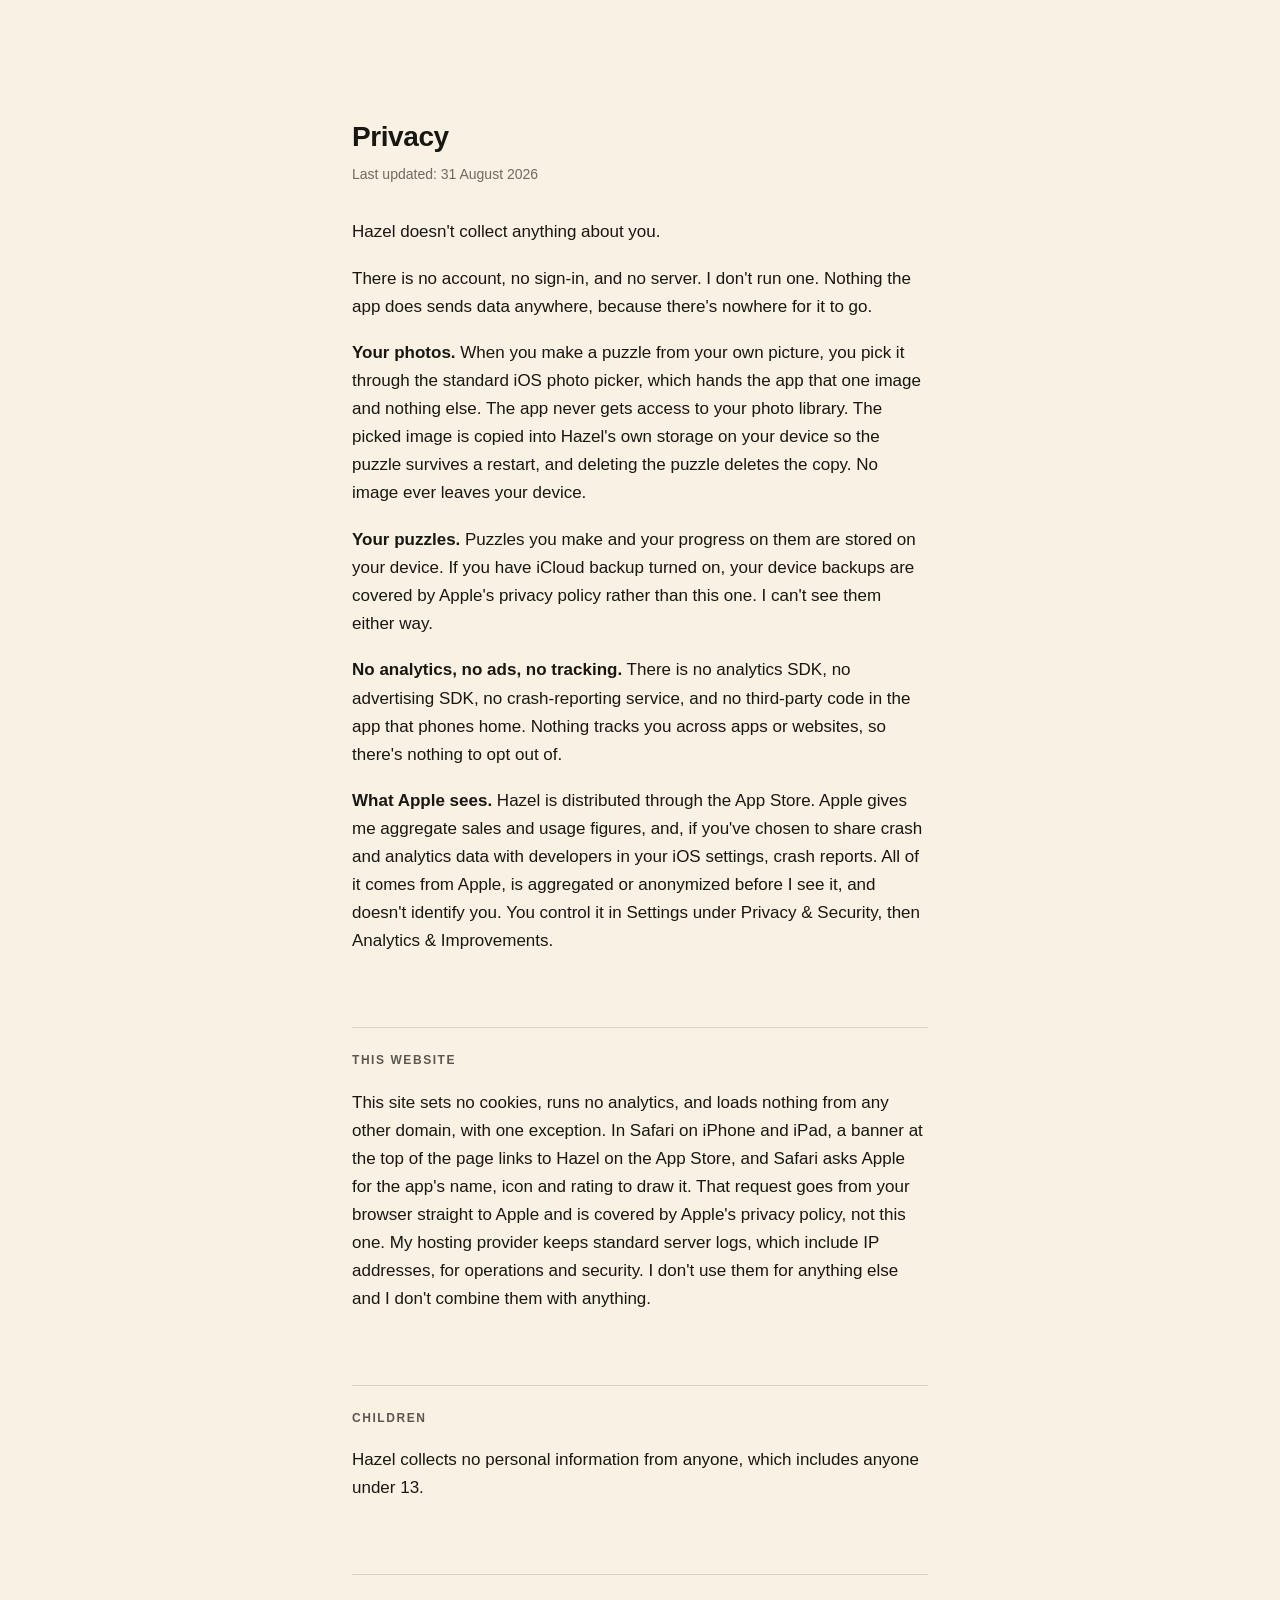
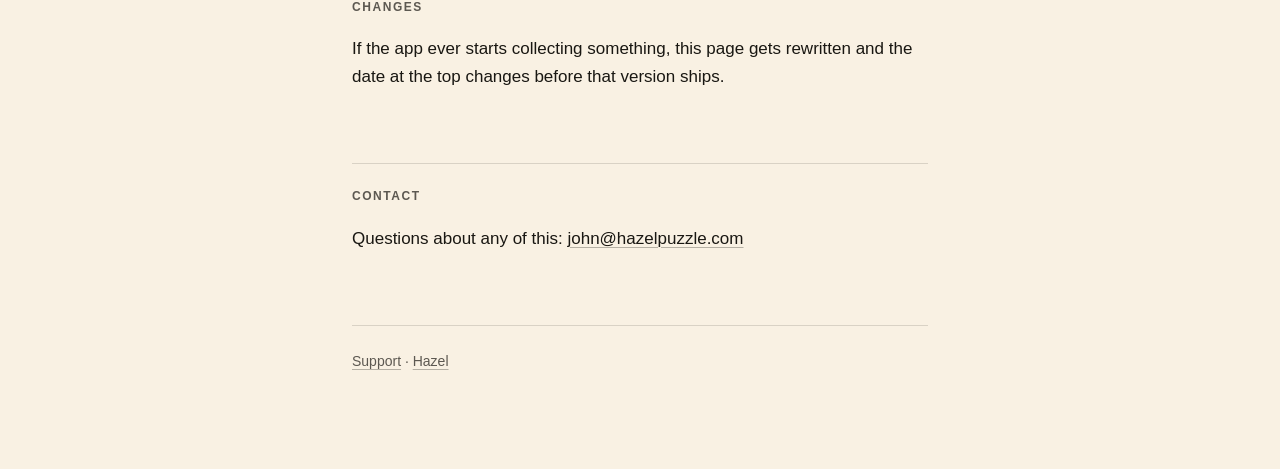
<file: privacy/index.html>
<!doctype html>
<html lang="en">
<head>
<meta charset="utf-8">
<meta name="viewport" content="width=device-width, initial-scale=1">
<meta name="color-scheme" content="light dark">
<title>Privacy — Hazel</title>
<meta name="description" content="Hazel doesn't collect anything about you. There is no account, no sign-in, and no server.">
<link rel="icon" href="../assets/favicon.png" sizes="32x32">
<link rel="apple-touch-icon" href="../assets/apple-touch-icon.png">
<meta name="apple-itunes-app" content="app-id=6802787791">
<link rel="stylesheet" href="../assets/site.css">
</head>
<body>
<main class="page">

  <h1>Privacy</h1>
  <p class="meta">Last updated: <time datetime="2026-08-31">31 August 2026</time></p>

  <p>Hazel doesn't collect anything about you.</p>

  <p>There is no account, no sign-in, and no server. I don't run one. Nothing the app does sends data anywhere, because there's nowhere for it to go.</p>

  <p><strong>Your photos.</strong> When you make a puzzle from your own picture, you pick it through the standard iOS photo picker, which hands the app that one image and nothing else. The app never gets access to your photo library. The picked image is copied into Hazel's own storage on your device so the puzzle survives a restart, and deleting the puzzle deletes the copy. No image ever leaves your device.</p>

  <p><strong>Your puzzles.</strong> Puzzles you make and your progress on them are stored on your device. If you have iCloud backup turned on, your device backups are covered by Apple's privacy policy rather than this one. I can't see them either way.</p>

  <p><strong>No analytics, no ads, no tracking.</strong> There is no analytics SDK, no advertising SDK, no crash-reporting service, and no third-party code in the app that phones home. Nothing tracks you across apps or websites, so there's nothing to opt out of.</p>

  <p><strong>What Apple sees.</strong> Hazel is distributed through the App Store. Apple gives me aggregate sales and usage figures, and, if you've chosen to share crash and analytics data with developers in your iOS settings, crash reports. All of it comes from Apple, is aggregated or anonymized before I see it, and doesn't identify you. You control it in Settings under Privacy &amp; Security, then Analytics &amp; Improvements.</p>

  <section>
    <h2>This website</h2>
    <p>This site sets no cookies, runs no analytics, and loads nothing from any other domain, with one exception. In Safari on iPhone and iPad, a banner at the top of the page links to Hazel on the App Store, and Safari asks Apple for the app's name, icon and rating to draw it. That request goes from your browser straight to Apple and is covered by Apple's privacy policy, not this one. My hosting provider keeps standard server logs, which include IP addresses, for operations and security. I don't use them for anything else and I don't combine them with anything.</p>
  </section>

  <section>
    <h2>Children</h2>
    <p>Hazel collects no personal information from anyone, which includes anyone under 13.</p>
  </section>

  <section>
    <h2>Changes</h2>
    <p>If the app ever starts collecting something, this page gets rewritten and the date at the top changes before that version ships.</p>
  </section>

  <section>
    <h2>Contact</h2>
    <p>Questions about any of this: <a href="mailto:john@hazelpuzzle.com">john@hazelpuzzle.com</a></p>
  </section>

  <footer>
    <p><a href="../support/">Support</a> · <a href="../">Hazel</a></p>
  </footer>

</main>
</body>
</html>
</file>
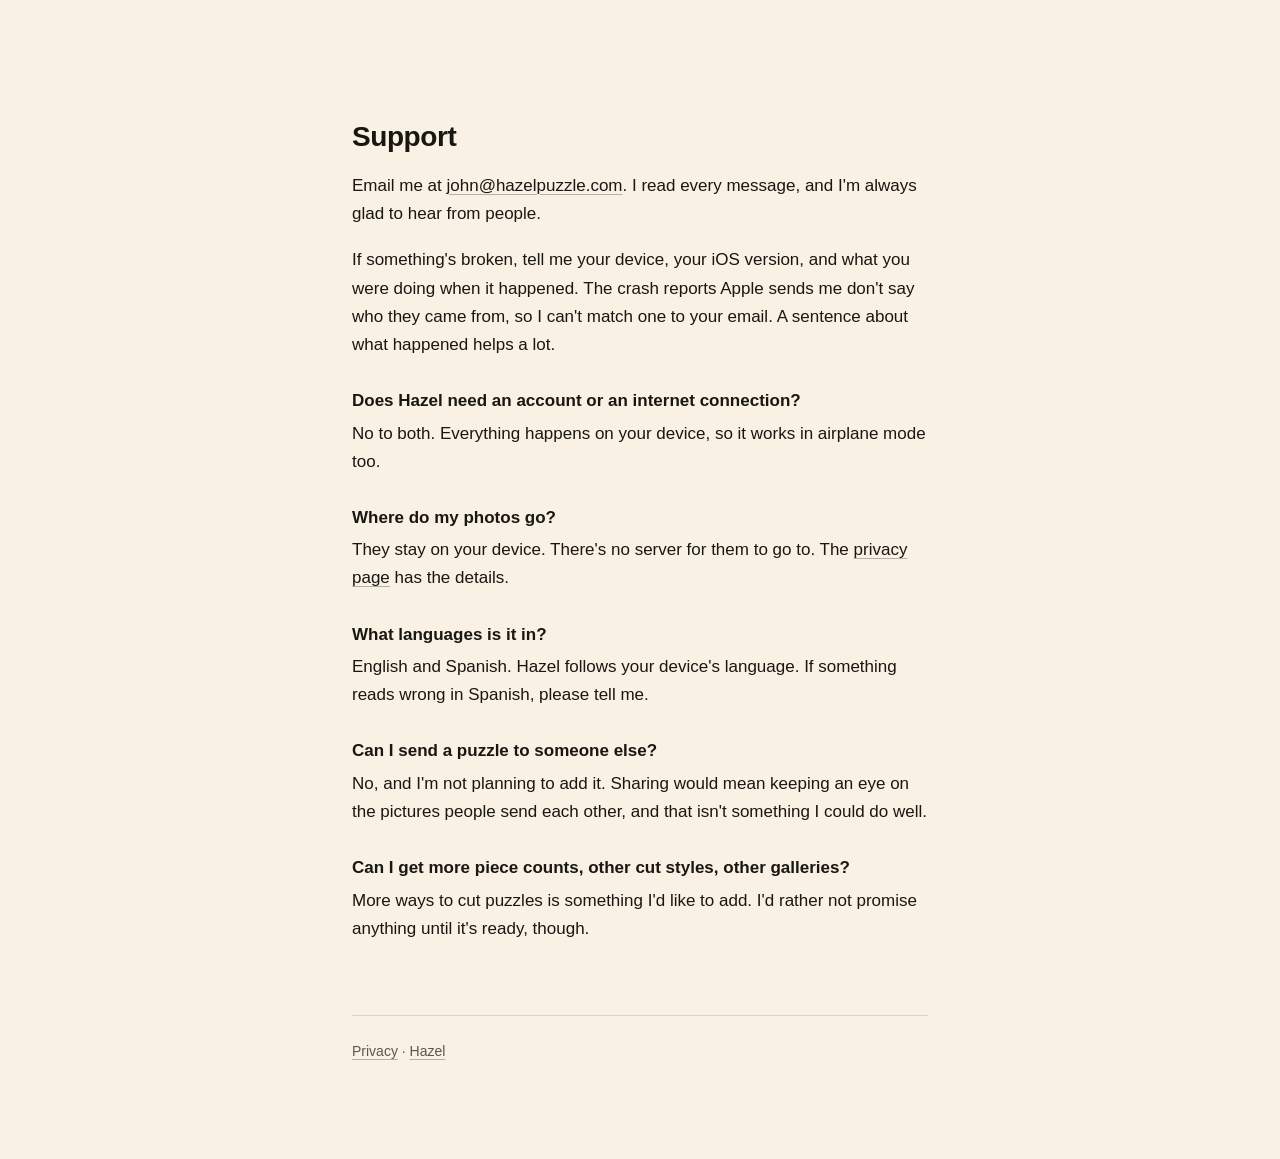
<file: support/index.html>
<!doctype html>
<html lang="en">
<head>
<meta charset="utf-8">
<meta name="viewport" content="width=device-width, initial-scale=1">
<meta name="color-scheme" content="light dark">
<title>Support — Hazel</title>
<meta name="description" content="How to reach me about Hazel, and answers to the questions that come up most.">
<link rel="icon" href="../assets/favicon.png" sizes="32x32">
<link rel="apple-touch-icon" href="../assets/apple-touch-icon.png">
<meta name="apple-itunes-app" content="app-id=6802787791">
<link rel="stylesheet" href="../assets/site.css">
</head>
<body>
<main class="page">

  <h1>Support</h1>

  <p>Email me at <a href="mailto:john@hazelpuzzle.com">john@hazelpuzzle.com</a>. I read every message, and I'm always glad to hear from people.</p>

  <p>If something's broken, tell me your device, your iOS version, and what you were doing when it happened. The crash reports Apple sends me don't say who they came from, so I can't match one to your email. A sentence about what happened helps a lot.</p>

  <dl>
    <dt>Does Hazel need an account or an internet connection?</dt>
    <dd>No to both. Everything happens on your device, so it works in airplane mode too.</dd>

    <dt>Where do my photos go?</dt>
    <dd>They stay on your device. There's no server for them to go to. The <a href="../privacy/">privacy page</a> has the details.</dd>

    <dt>What languages is it in?</dt>
    <dd>English and Spanish. Hazel follows your device's language. If something reads wrong in Spanish, please tell me.</dd>

    <dt>Can I send a puzzle to someone else?</dt>
    <dd>No, and I'm not planning to add it. Sharing would mean keeping an eye on the pictures people send each other, and that isn't something I could do well.</dd>

    <dt>Can I get more piece counts, other cut styles, other galleries?</dt>
    <dd>More ways to cut puzzles is something I'd like to add. I'd rather not promise anything until it's ready, though.</dd>
  </dl>

  <footer>
    <p><a href="../privacy/">Privacy</a> · <a href="../">Hazel</a></p>
  </footer>

</main>
</body>
</html>
</file>
<file: assets/site.css>
/* Hazel — hazelpuzzle.com
 *
 * Every token below is lifted from the shipped app: the colors and radii
 * from docs/design/design_handoff_home_view/README.md and
 * Joinery/Home/HomeTray.swift, the accent from the asset catalog's
 * AccentColor (Marigold, one value for both appearances). The two papers
 * are the app's Ground colorset moved in lightness only, and the secondary
 * text is raised to clear AA on them; each says so where it's set. Nothing
 * else was picked to look good on a web page in isolation.
 *
 * No @font-face, no @import, no external anything. The privacy page says this
 * site loads nothing from another domain, and that has to stay true.
 */

:root {
  /* The paper is the app's table, Ground #B0A28C, lifted to OKLCH L 0.96 and
   * C 0.02 at its own hue (79°): the same warm tan, pale enough to read on. */
  --paper: #F9F1E3;
  --ink: #191712;            /* Ink, primary */
  /* The app's secondary ink is 0.45, which is 2.8:1 on this paper. These are
   * raised until both tiers clear AA for body text: 6.3:1 and 4.8:1. */
  --ink-2: rgba(25, 23, 18, 0.70);
  --ink-3: rgba(25, 23, 18, 0.62); /* Ink, secondary */
  --rule: rgba(25, 23, 18, 0.14);  /* Rule */
  --panel: #F2F0EB;          /* TrayPalette.panelPaper */
  --line: rgba(25, 23, 18, 0.62);  /* the cut, drawn */
  --underline: rgba(25, 23, 18, 0.3);
  --accent: #E8A200;         /* AccentColor, Marigold */
  --wordmark-ink-start: rgba(187, 120, 0, 0.8);  /* WordmarkInkStart */
  --wordmark-ink-end: rgba(106, 52, 28, 0.8);    /* WordmarkInkEnd */

  --measure: 36rem;
  --inset: 0rem;             /* the cut's breakout; 0 until there's room for it */
  --radius-image: 3px;       /* board card radius */

  --stack: -apple-system, BlinkMacSystemFont, "Segoe UI", Roboto, sans-serif;
}

@media (prefers-color-scheme: dark) {
  :root {
    /* Ground's dark value, #9A8E7B, taken down to OKLCH L 0.21 at the same
     * hue. Primary text on it is 15.6:1, the tiers below 6.4:1 and 4.8:1. */
    --paper: #1B1812;
    --ink: #F4F1E9;          /* Text on felt, primary */
    --ink-2: rgba(244, 241, 233, 0.6);
    --ink-3: rgba(244, 241, 233, 0.5); /* Text on felt, secondary */
    --rule: rgba(255, 255, 255, 0.13); /* Hairline on felt */
    --panel: #332E28;        /* Felt base */
    --line: rgba(244, 241, 233, 0.55);
    --underline: rgba(244, 241, 233, 0.35);
    --wordmark-ink-start: #A36200;
    --wordmark-ink-end: #6A341C;
  }
}

*, *::before, *::after { box-sizing: border-box; }

html {
  -webkit-text-size-adjust: 100%;
}

body {
  margin: 0;
  background: var(--paper);
  color: var(--ink);
  font-family: var(--stack);
  font-size: 1.0625rem;      /* 17px, the app's body size */
  line-height: 1.65;
  -webkit-font-smoothing: antialiased;
}

/* One column. `text` is the reading measure; `wide` is the small breakout the
 * cut gets, because it is the one thing on the page worth looking at closely.
 * The outer minmax keeps the margins wide on a large screen instead of letting
 * the column drift toward the edges.
 *
 * `--inset` stays 0 until the viewport can hold the measure plus the breakout.
 * Below that the breakout would come out of the reading column instead of out
 * of the margins, which squeezes the text to about a third of the screen. */
.page {
  display: grid;
  grid-template-columns:
    [full-start] minmax(1.5rem, 1fr)
    [wide-start] minmax(0, var(--inset))
    [text-start] minmax(0, var(--measure)) [text-end]
    minmax(0, var(--inset)) [wide-end]
    minmax(1.5rem, 1fr) [full-end];
  padding: 5rem 0 6rem;
}

.page > * { grid-column: text; }
.page > .wide { grid-column: wide; }

@media (min-width: 52rem) {
  .page { --inset: 5rem; }
}

@media (min-width: 60rem) {
  .page { padding-top: 7.5rem; }
}

/* Type ------------------------------------------------------------------ */

h1 {
  margin: 0;
  font-size: 1.75rem;
  font-weight: 600;
  letter-spacing: -0.015em;
  line-height: 1.2;
}

/* The app's wordmark, outlined. Not the system face plus a `letter-spacing`:
 * the logotype's kerning is a per-pair table (a→z and z→e close hardest
 * around the z's open diagonals, the stem-facing H→a and e→l ease), which one
 * tracking value can't express — and outlines mean it looks the same on a
 * machine that has never had SF Pro on it. The ink is the app's gold-to-
 * chestnut gradient, stops per appearance in the tokens above. */
.wordmark {
  --wordmark-width: 11.25rem;
  /* The H's height: its stems run the full 35.32 units of the 116.44-wide
   * outline, while the round letters overshoot below it. */
  --cap-height: calc(var(--wordmark-width) * 35.32 / 116.44);
  display: flex;
  align-items: flex-start;
  gap: calc(var(--cap-height) * 0.3);
  margin: 0;
  line-height: 0;
}

.wordmark svg {
  display: block;
  width: var(--wordmark-width);
  height: auto;
}

/* The app icon, cap height, top-aligned with the H so the two share a top
 * and bottom edge. The export is full-bleed square; the radius stands in for
 * the Home Screen mask. */
.wordmark .icon {
  display: block;
  width: var(--cap-height);
  height: var(--cap-height);
  border-radius: 22.5%;
}

/* The heading's real text. The outlines carry the look; this carries the
 * word, so the page still has a readable <h1> for anything that reads text
 * rather than the accessibility tree, and the name stays selectable. */
.visually-hidden {
  position: absolute;
  width: 1px;
  height: 1px;
  margin: -1px;
  padding: 0;
  overflow: hidden;
  clip-path: inset(50%);
  white-space: nowrap;
  border: 0;
}

.subtitle {
  margin: 0.5rem 0 0;
  font-size: 1.125rem;
  color: var(--ink-2);
}

/* Section heads take the app's tray section label exactly: 12/15, weight 600,
 * 0.13em, uppercase — the catalog register, and already the app's. */
h2 {
  margin: 0;
  font-size: 0.75rem;
  font-weight: 600;
  letter-spacing: 0.13em;
  text-transform: uppercase;
  color: var(--ink-2);
  line-height: 1.35;
}

p { margin: 1.15rem 0 0; }
p:first-child { margin-top: 0; }

.meta {
  margin: 0.6rem 0 0;
  font-size: 0.875rem;
  color: var(--ink-3);
}

.subtitle + p,
.meta + p { margin-top: 2rem; }

/* The closing fact, stated flatly, the way a catalog states materials — its
 * own line and its own air, but full ink. Knocked back it read as fine print,
 * which is the opposite of what the sentence is doing. */
.spec {
  margin-top: 1.75rem;
}

/* The closer after it gets the same air, so the spec line keeps a clear
 * margin on both sides instead of reading as the top of a pair. */
.spec + p { margin-top: 1.75rem; }

/* Sections --------------------------------------------------------------- */

section {
  margin-top: 4.5rem;
  padding-top: 1.5rem;
  border-top: 1px solid var(--rule);
}

section > h2 + p { margin-top: 1.25rem; }

/* Links ------------------------------------------------------------------ */

a {
  color: inherit;
  text-decoration: underline;
  text-decoration-thickness: 1px;
  text-decoration-color: var(--underline);
  text-underline-offset: 0.18em;
}

a:hover { text-decoration-color: var(--accent); }

a:focus-visible {
  outline: 2px solid var(--accent);
  outline-offset: 3px;
  border-radius: 1px;
}

/* The single action on the page: Apple's App Store badge, used as supplied —
 * no recolouring, no resizing below 40px tall, and a quarter of its height in
 * clear space all round (the margin and padding here more than cover it). The
 * footer keeps the same href as a plain link; there is one badge on the page,
 * or it stops being the action. */
.action {
  margin-top: 2.25rem;
  text-align: center;
}

.badge {
  display: inline-block;
  padding: 12px;
  line-height: 0;
}

.badge img {
  display: block;
  width: auto;
  height: 48px;
}

.badge:focus-visible {
  outline: 2px solid var(--accent);
  outline-offset: 0;
  border-radius: 8px;
}

/* Figures ---------------------------------------------------------------- */

figure { margin: 0; }

/* The cut: a real cut from the engine at a fixed seed, drawn rather than
 * pictured, so it is sharp at any size and themed by CSS. It sits in the
 * reading column with the paragraph that explains it, not in the breakout —
 * it is evidence for the text beside it now, not the thing you land on. */
.cut {
  margin: 2.5rem 0 2rem;
  color: var(--line);
}

.cut svg {
  display: block;
  width: 100%;
  height: auto;
}

/* The same label the section heads use, one notch quieter — the app's tray
 * section label, which is a system face, not the mono fact line. */
figcaption {
  margin-top: 0.9rem;
  font-size: 0.6875rem;
  font-weight: 600;
  letter-spacing: 0.13em;
  text-transform: uppercase;
  color: var(--ink-3);
}

/* The shots are whole screens, uncropped, which makes them tall: one at the
 * full reading measure runs past 1200px, and a reader scrolls a phone's length
 * to get past a single picture. So a screen is shown at a phone's width, not
 * the column's, and centered — the text is ranged left and a tall centered
 * plate sits in it the way a plate sits in a book.
 *
 * `.shot` is one screen, `.shots` a pair side by side at the same width, for
 * the two that only argue together: the presets, and the three dials behind
 * them. The pair stays two-up all the way down; a single column would only
 * make each one taller.
 *
 * An iPad screen is squarer than a phone's. `.ipad` gives a single one the
 * width that brings it to a phone shot's height, so it reads as the bigger
 * screen it is rather than a smaller one. `.devices` is the phone-and-iPad
 * pair: the columns are in the ratio of the two screens' aspect ratios
 * (660/1433 and 1064/1419), which puts both at the same height. The phone keeps
 * the 17rem every other phone shot has, so the iPad beside it comes out at
 * that full height too, and the pair takes the wide column to fit: the point
 * of the pair is how much more room the iPad gives you. */
.shot,
.shots {
  margin-top: 2.5rem;
  text-align: center;
}

.shot picture,
.shots {
  display: block;
  max-width: 17rem;
  margin-left: auto;
  margin-right: auto;
}

.shots {
  display: grid;
  grid-template-columns: repeat(2, 1fr);
  gap: 1rem;
  max-width: 35rem;
}

.shots figcaption { grid-column: 1 / -1; }

.shot.ipad picture { max-width: 27.7rem; }

.shots.devices {
  grid-template-columns: 46fr 75fr;
  max-width: 45.7rem;
}

/* The recording is that same screen, at that same width. */
.clip { margin-top: 2.25rem; }

.clip video {
  max-width: 17rem;
}

.clip video,
.shot img,
.shots img {
  display: block;
  width: 100%;
  height: auto;
  margin-left: auto;
  margin-right: auto;
  background: var(--panel);
  /* A hairline, not a shadow. The board shots carry the app's own ground and
   * separate from the page on their own; the create sheet is white to its
   * edges and would otherwise dissolve into the paper. */
  border: 1px solid var(--rule);
  border-radius: var(--radius-image);
}

.clip figcaption,
.shot figcaption,
.shots figcaption { text-align: center; }

/* Support: the questions that actually arrive ---------------------------- */

dl { margin: 1.75rem 0 0; }

dt {
  margin-top: 1.75rem;
  font-weight: 600;
}

dt:first-child { margin-top: 0; }

dd { margin: 0.3rem 0 0; }

/* Footer ----------------------------------------------------------------- */

footer {
  margin-top: 4.5rem;
  padding-top: 1.5rem;
  border-top: 1px solid var(--rule);
  font-size: 0.875rem;
  color: var(--ink-2);
}

footer p { margin: 0.4rem 0 0; }
footer p:first-child { margin-top: 0; }
</file>
